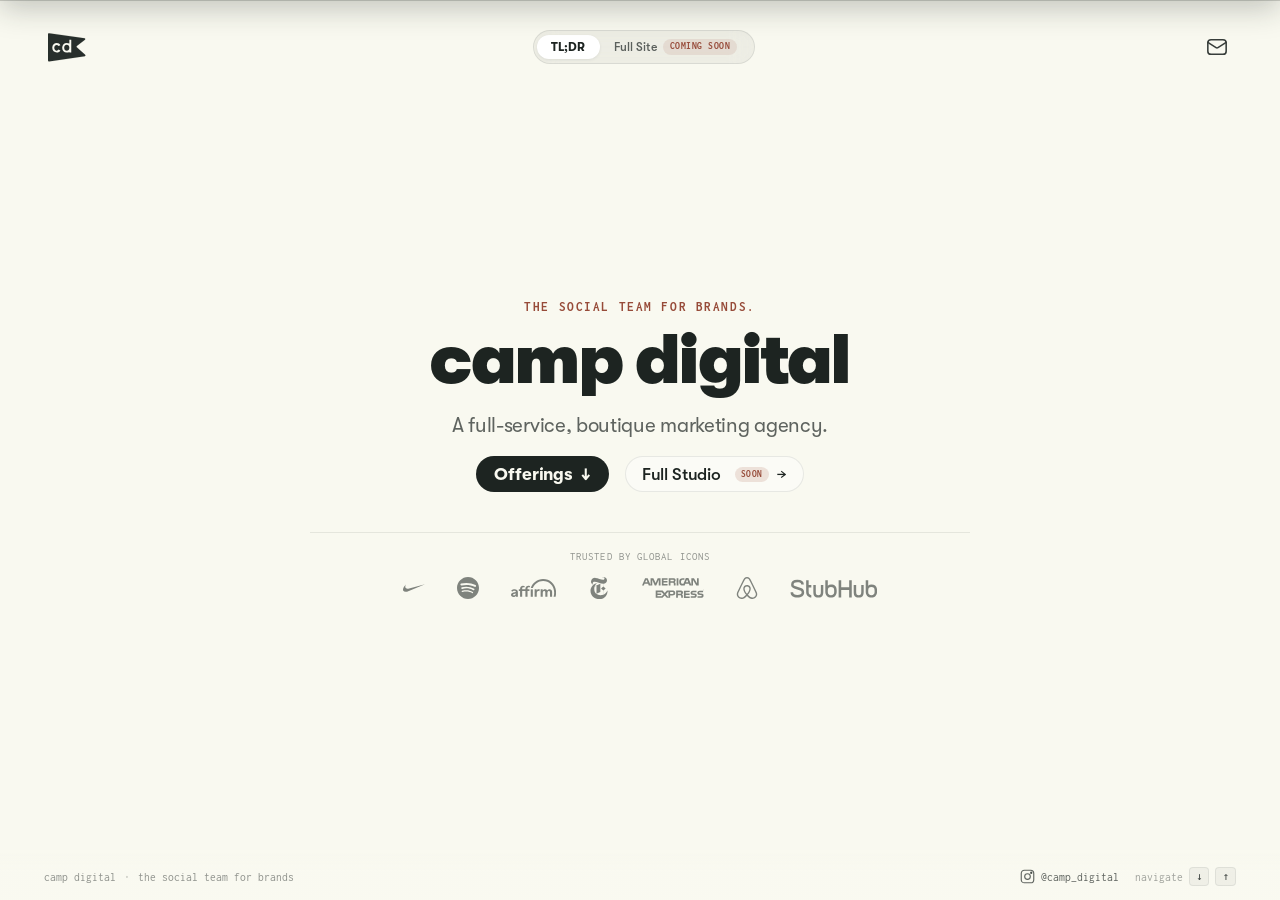
<file: index.html>
<!DOCTYPE html>
<html lang="en">
<head>
  <meta charset="UTF-8" />
  <meta name="viewport" content="width=device-width, initial-scale=1.0, maximum-scale=1.0, user-scalable=no" />
  <title>Camp Digital: The Social Team for Brands</title>
  <meta name="description" content="A creative studio making social the hardest-working driver of business growth." />
  
  <!-- Open Graph / Meta -->
  <meta property="og:type" content="website" />
  <meta property="og:title" content="Camp Digital: The Social Team for Brands" />
  <meta property="og:description" content="A creative studio making social the hardest-working driver of business growth." />
  <meta property="og:url" content="https://camp.digital" />
  <meta property="og:image" content="assets/og-image.svg" />
  <meta name="twitter:card" content="summary_large_image" />
  <meta name="twitter:title" content="Camp Digital: The Social Team for Brands" />
  <meta name="twitter:description" content="A creative studio making social the hardest-working driver of business growth." />
  <meta name="twitter:image" content="assets/og-image.svg" />

  <!-- Favicon -->
  <link rel="icon" type="image/svg+xml" href="assets/favicon.svg" />
  <link rel="alternate icon" href="assets/favicon.svg" />

  <!-- Tokens & Licensed Type -->
  <link rel="stylesheet" href="tokens.css" />

  <style>
    * {
      box-sizing: border-box;
      margin: 0;
      padding: 0;
      -webkit-tap-highlight-color: transparent;
    }

    html, body {
      width: 100%;
      height: 100%;
      overflow: hidden;
      background-color: var(--surface);
      color: var(--text-primary);
      font-family: var(--font-display);
      -webkit-font-smoothing: antialiased;
      -moz-osx-font-smoothing: grayscale;
    }

    body {
      position: relative;
      display: flex;
      flex-direction: column;
      justify-content: space-between;
    }

    /* ── TOP UTILITY BAR ── */
    .top-bar {
      position: fixed;
      top: 0;
      left: 0;
      right: 0;
      z-index: 100;
      display: flex;
      justify-content: space-between;
      align-items: center;
      padding: clamp(16px, 3.5vh, 28px) clamp(20px, 4.5vw, 44px);
      pointer-events: none;
    }

    .top-bar > * {
      pointer-events: auto;
    }

    /* CD Pennant Flag (Top Left) */
    .flag-icon-btn {
      background: none;
      border: none;
      color: var(--ink);
      cursor: pointer;
      display: inline-flex;
      align-items: center;
      padding: 4px;
      text-decoration: none;
      transition: transform 0.25s var(--ease), opacity 0.2s ease;
      opacity: 0.95;
    }

    .flag-icon-btn:hover {
      transform: scale(1.06);
      opacity: 1;
    }

    .flag-icon-btn:focus-visible {
      outline: none;
      box-shadow: var(--focus-ring);
      border-radius: var(--radius-sm);
    }

    .flag-icon-btn svg {
      width: 38px;
      height: 29px;
      display: block;
    }

    /* Segmented View Toggle (TL;DR vs Full Site) */
    .view-toggle {
      display: inline-flex;
      align-items: center;
      background: rgba(29, 36, 33, 0.05);
      border: 1px solid var(--border-subtle);
      border-radius: var(--radius-full);
      padding: 3px;
      backdrop-filter: blur(12px);
      -webkit-backdrop-filter: blur(12px);
    }

    .view-toggle-item {
      font-size: 0.76rem;
      font-weight: 500;
      letter-spacing: 0.01em;
      color: var(--text-muted);
      padding: 5px 14px;
      border-radius: var(--radius-full);
      text-decoration: none;
      transition: all 0.2s ease;
      white-space: nowrap;
    }

    .view-toggle-item.active {
      background: var(--surface-card);
      color: var(--text-primary);
      font-weight: 700;
      box-shadow: 0 1px 3px rgba(29, 36, 33, 0.08);
    }

    .view-toggle-item:hover:not(.active) {
      color: var(--text-primary);
    }

    .view-toggle-item:focus-visible {
      outline: none;
      box-shadow: var(--focus-ring);
    }

    .view-toggle-item.view-toggle-soon {
      display: inline-flex;
      align-items: center;
      gap: 6px;
      cursor: pointer;
    }

    .toggle-badge {
      display: inline-flex;
      align-items: center;
      font-family: var(--font-mono);
      font-size: 0.60rem;
      font-weight: 600;
      text-transform: uppercase;
      letter-spacing: 0.05em;
      padding: 2px 7px;
      border-radius: var(--radius-full);
      background: rgba(151, 75, 57, 0.11);
      color: var(--rust);
      line-height: 1.2;
      transition: background 0.2s ease, color 0.2s ease;
    }

    .view-toggle-item:hover .toggle-badge {
      background: rgba(151, 75, 57, 0.20);
      color: var(--rust);
    }

    .badge-short { display: none; }
    @media (max-width: 480px) {
      .badge-full { display: none; }
      .badge-short { display: inline; }
      .toggle-badge { padding: 2px 5px; font-size: 0.56rem; }
    }

    .btn-badge-soon {
      display: inline-flex;
      align-items: center;
      font-family: var(--font-mono);
      font-size: 0.58rem;
      font-weight: 700;
      text-transform: uppercase;
      letter-spacing: 0.05em;
      padding: 2px 6px;
      border-radius: var(--radius-full);
      background: rgba(151, 75, 57, 0.15);
      color: var(--rust);
      margin-left: 6px;
      line-height: 1.2;
      vertical-align: middle;
    }

    /* ── COMING SOON ANNOUNCEMENT BANNER (SLIDE-DOWN) ── */
    .coming-soon-banner {
      position: fixed;
      top: 0;
      left: 0;
      right: 0;
      z-index: 200;
      background: var(--ink);
      color: var(--cream);
      box-shadow: 0 8px 30px rgba(29, 36, 33, 0.25);
      border-bottom: 1px solid rgba(249, 249, 240, 0.12);
      transform: translateY(-100%);
      transition: transform 0.35s var(--ease);
      pointer-events: auto;
    }

    .coming-soon-banner.visible {
      transform: translateY(0);
    }

    .banner-inner {
      max-width: var(--max-width);
      margin: 0 auto;
      padding: 11px clamp(16px, 3.5vw, 36px);
      display: flex;
      align-items: center;
      justify-content: space-between;
      gap: 16px;
      font-size: 0.82rem;
    }

    .banner-left {
      display: flex;
      align-items: center;
      gap: 12px;
      min-width: 0;
    }

    .banner-tag {
      font-family: var(--font-mono);
      font-size: 0.62rem;
      font-weight: 700;
      text-transform: uppercase;
      letter-spacing: 0.06em;
      background: var(--rust);
      color: #FFFFFF;
      padding: 3px 9px;
      border-radius: var(--radius-full);
      white-space: nowrap;
      flex-shrink: 0;
    }

    .banner-msg {
      margin: 0;
      color: rgba(249, 249, 240, 0.88);
      line-height: 1.35;
    }

    .banner-msg strong {
      color: #FFFFFF;
      font-weight: 600;
    }

    .banner-actions {
      display: flex;
      align-items: center;
      gap: 12px;
      flex-shrink: 0;
    }

    .banner-btn {
      font-size: 0.74rem;
      font-weight: 600;
      padding: 5px 13px;
      border-radius: var(--radius-full);
      text-decoration: none;
      transition: all 0.2s ease;
      white-space: nowrap;
    }

    .banner-btn-preview {
      background: rgba(249, 249, 240, 0.15);
      color: var(--cream);
      border: 1px solid rgba(249, 249, 240, 0.25);
    }

    .banner-btn-preview:hover {
      background: rgba(249, 249, 240, 0.28);
      color: #FFFFFF;
    }

    .banner-btn-contact {
      color: rgba(249, 249, 240, 0.72);
      text-decoration: none;
    }
    .banner-btn-contact:hover {
      color: #FFFFFF;
      text-decoration: underline;
    }

    .banner-close {
      background: none;
      border: none;
      color: rgba(249, 249, 240, 0.6);
      font-size: 1.3rem;
      line-height: 1;
      cursor: pointer;
      padding: 4px 6px;
      border-radius: var(--radius-sm);
      transition: color 0.2s ease;
    }

    .banner-close:hover {
      color: #FFFFFF;
    }

    @media (max-width: 860px) {
      .banner-inner {
        flex-direction: column;
        align-items: flex-start;
        gap: 10px;
        padding: 12px 18px;
      }
      .banner-actions {
        width: 100%;
        justify-content: space-between;
      }
    }

    /* Standalone Perpetual Mail Icon */
    .mail-icon-btn {
      background: none;
      border: none;
      color: var(--ink);
      display: inline-flex;
      align-items: center;
      justify-content: center;
      padding: 8px;
      cursor: pointer;
      text-decoration: none;
      transition: transform 0.25s var(--ease), color 0.2s ease, opacity 0.2s ease;
      opacity: 0.88;
    }

    .mail-icon-btn:hover {
      color: var(--accent);
      transform: scale(1.12) translateY(-1px);
      opacity: 1;
    }

    .mail-icon-btn:focus-visible {
      outline: none;
      box-shadow: var(--focus-ring);
      border-radius: var(--radius-sm);
    }

    .mail-icon-btn svg {
      width: 22px;
      height: 22px;
      stroke: currentColor;
      stroke-width: 1.7;
      fill: none;
      stroke-linecap: round;
      stroke-linejoin: round;
    }

    /* ── VIEWPORT STAGE & PAGE SLIDER ── */
    .stage {
      position: relative;
      width: 100%;
      height: 100%;
      height: 100dvh;
      display: flex;
      flex-direction: column;
      justify-content: center;
      align-items: center;
      padding: clamp(20px, 4vh, 36px) 24px;
    }

    .slider-track {
      width: 100%;
      max-width: 760px;
      height: 100%;
      position: relative;
      display: flex;
      align-items: center;
      justify-content: center;
    }

    /* Page Panels */
    .page-panel {
      position: absolute;
      width: 100%;
      text-align: center;
      display: flex;
      flex-direction: column;
      align-items: center;
      justify-content: center;
      opacity: 0;
      pointer-events: none;
      transform: translateY(24px) scale(0.985);
      transition: opacity 0.45s var(--ease), transform 0.5s var(--ease);
      padding: 0 12px;
    }

    .page-panel.active {
      opacity: 1;
      pointer-events: auto;
      transform: translateY(0) scale(1);
    }

    .page-panel.exiting-up {
      opacity: 0;
      pointer-events: none;
      transform: translateY(-24px) scale(0.985);
    }

    /* ── PAGE 1: HOME STYLING ── */
    .brand-eyebrow {
      font-family: var(--font-mono);
      font-size: clamp(0.72rem, 1.6vw, 0.82rem);
      font-weight: 700;
      text-transform: uppercase;
      letter-spacing: 0.12em;
      color: var(--accent);
      margin-bottom: 12px;
    }

    .brand-title {
      font-size: clamp(2.7rem, 8.2vw, 4.4rem);
      font-weight: 700;
      letter-spacing: -0.04em;
      line-height: 1.02;
      color: var(--text-primary);
      margin-bottom: 14px;
      user-select: none;
      text-wrap: balance;
    }

    .brand-subhead {
      font-size: clamp(1.05rem, 2.3vw, 1.28rem);
      font-weight: 400;
      color: var(--text-muted);
      letter-spacing: -0.015em;
      line-height: 1.45;
      max-width: 540px;
      margin: 0 auto clamp(12px, 2vh, 16px);
      text-wrap: pretty;
    }

    .brand-bridge {
      font-size: clamp(0.95rem, 2vw, 1.12rem);
      font-weight: 500;
      color: var(--text-primary);
      letter-spacing: -0.015em;
      line-height: 1.45;
      max-width: 580px;
      margin: 0 auto clamp(20px, 3.8vh, 30px);
      text-wrap: pretty;
    }

    /* Navigation Actions Row */
    .nav-actions {
      display: flex;
      flex-wrap: wrap;
      align-items: center;
      justify-content: center;
      gap: clamp(10px, 2vw, 16px);
      margin-bottom: clamp(28px, 5vh, 40px);
    }

    .action-btn {
      background: none;
      border: none;
      font-family: inherit;
      font-size: clamp(0.95rem, 2vw, 1.08rem);
      font-weight: 500;
      letter-spacing: -0.01em;
      text-decoration: none;
      display: inline-flex;
      align-items: center;
      gap: 8px;
      cursor: pointer;
      padding: 7px 16px;
      border-radius: var(--radius-sm);
      transition: color 0.2s ease, transform 0.2s var(--ease), background 0.2s ease;
      color: var(--text-primary);
    }

    .action-btn.btn-primary {
      background: var(--ink);
      color: var(--cream);
      font-weight: 600;
      border-radius: var(--radius-full);
      padding: 8px 18px;
    }

    .action-btn.btn-primary:hover {
      transform: translateY(-1px);
      background: #000000;
    }

    .action-btn.btn-ghost {
      color: var(--text-primary);
      border: 1px solid var(--border-subtle);
      border-radius: var(--radius-full);
      background: rgba(255, 255, 255, 0.4);
    }

    .action-btn.btn-ghost:hover {
      background: rgba(255, 255, 255, 0.9);
      color: var(--accent);
      border-color: var(--border-medium);
    }

    .action-btn:focus-visible {
      outline: none;
      box-shadow: var(--focus-ring);
    }

    .action-btn .arrow {
      font-family: var(--font-mono);
      font-size: 1.1em;
      line-height: 1;
      transition: transform 0.2s var(--ease);
    }

    .action-btn:hover .arrow {
      transform: translateY(2px);
    }
    .action-btn.btn-ghost:hover .arrow {
      transform: translateX(2px);
    }

    /* ── GLOBAL LOGO GARDEN (Quiet, single-ink monochrome) ── */
    .logo-garden-wrap {
      width: 100%;
      max-width: 660px;
      padding-top: 18px;
      border-top: 1px solid var(--border-subtle);
    }

    .logo-garden-label {
      font-family: var(--font-mono);
      font-size: 0.68rem;
      text-transform: uppercase;
      letter-spacing: 0.1em;
      color: var(--text-faint);
      margin-bottom: 14px;
    }

    .logo-garden {
      display: flex;
      flex-wrap: wrap;
      align-items: center;
      justify-content: center;
      gap: clamp(18px, 3.5vw, 32px);
    }

    .logo-garden-item {
      display: inline-flex;
      align-items: center;
      justify-content: center;
      color: var(--ink);
      opacity: 0.55;
      transition: opacity 0.25s ease, transform 0.25s var(--ease);
      height: 24px;
    }

    .logo-garden-item:hover {
      opacity: 1;
      transform: translateY(-1px);
    }

    .logo-garden-item svg {
      height: 100%;
      width: auto;
      max-height: 22px;
      max-width: 78px;
      display: block;
      fill: currentColor;
    }

    /* ── PAGE 2: OFFERINGS STYLING ── */
    .offerings-card {
      background: var(--surface-card);
      border: 1px solid var(--border-subtle);
      border-radius: var(--radius-lg);
      padding: clamp(26px, 4.5vh, 40px) clamp(22px, 5vw, 48px);
      box-shadow: 0 4px 24px rgba(29, 36, 33, 0.04);
      width: 100%;
      max-width: 620px;
    }

    .offerings-heading {
      font-size: clamp(1.25rem, 3vw, 1.55rem);
      font-weight: 700;
      letter-spacing: -0.025em;
      color: var(--text-primary);
      margin-bottom: clamp(18px, 3vh, 26px);
      text-align: center;
      text-wrap: balance;
    }

    .services-list {
      list-style: none;
      display: flex;
      flex-direction: column;
      gap: clamp(10px, 2vh, 15px);
      margin-bottom: clamp(22px, 3.5vh, 30px);
      text-align: left;
    }

    .services-list li {
      display: flex;
      align-items: flex-start;
      gap: 12px;
      font-size: clamp(0.98rem, 2.1vw, 1.12rem);
      font-weight: 500;
      letter-spacing: -0.015em;
      color: var(--text-primary);
      line-height: 1.38;
      text-wrap: pretty;
    }

    .services-list .bullet-dot {
      width: 6px;
      height: 6px;
      border-radius: 50%;
      background: var(--sage);
      margin-top: 7px;
      flex-shrink: 0;
    }

    .offerings-note {
      font-size: 0.88rem;
      color: var(--text-muted);
      border-top: 1px solid var(--border-subtle);
      padding-top: 16px;
      margin-bottom: 24px;
      text-align: center;
      line-height: 1.55;
      text-wrap: pretty;
    }

    .offerings-note strong {
      color: var(--text-primary);
      font-weight: 600;
    }

    .offerings-actions {
      display: flex;
      align-items: center;
      justify-content: center;
      gap: 12px;
    }

    .brand-heavy {
      font-weight: 900;
    }

    .tldr-thesis {
      display: grid;
      grid-template-columns: 1fr 1fr;
      gap: 10px;
      margin-bottom: clamp(14px, 2.5vh, 20px);
      text-align: left;
    }

    .tldr-thesis-item {
      background: var(--surface-warm);
      border: 1px solid var(--border-subtle);
      border-radius: var(--radius-sm);
      padding: 9px 12px;
    }

    .tldr-thesis-kicker {
      font-family: var(--font-mono);
      font-size: 0.66rem;
      font-weight: 700;
      text-transform: uppercase;
      letter-spacing: 0.1em;
      color: var(--accent);
      display: block;
      margin-bottom: 2px;
    }

    .tldr-thesis-item p {
      font-size: 0.84rem;
      font-weight: 500;
      color: var(--text-primary);
      line-height: 1.32;
    }

    .logo-garden-item[title="StubHub"] svg {
      max-height: 19px;
      max-width: 96px;
    }

    .logo-garden-item[title="American Express"] svg {
      max-height: 20px;
      max-width: 76px;
    }

    .logo-garden-item[title="Affirm"] svg {
      max-height: 18px;
      max-width: 68px;
    }

    /* ── The Model components for TL;DR ── */
    .tldr-model-block {
      background: var(--surface-warm);
      border: 1px solid var(--border-subtle);
      border-radius: var(--radius-md);
      padding: 11px 14px;
      margin-bottom: 10px;
      text-align: left;
    }

    .tldr-model-label {
      font-family: var(--font-mono);
      font-size: 0.68rem;
      font-weight: 700;
      text-transform: uppercase;
      letter-spacing: 0.08em;
      color: var(--accent);
      margin-bottom: 3px;
      display: flex;
      align-items: center;
      justify-content: space-between;
    }

    .tldr-model-label .badge {
      font-size: 0.62rem;
      padding: 1px 6px;
      border-radius: var(--radius-full);
      background: rgba(151, 75, 57, 0.1);
      color: var(--accent);
    }

    .tldr-model-title {
      font-size: 0.94rem;
      font-weight: 700;
      color: var(--ink);
      margin-bottom: 2px;
    }

    .tldr-model-desc {
      font-size: 0.82rem;
      color: var(--text-muted);
      line-height: 1.35;
    }

    .tldr-sow-grid {
      display: grid;
      grid-template-columns: repeat(3, 1fr);
      gap: 8px;
      margin-bottom: 10px;
      text-align: left;
    }

    .tldr-sow-col {
      background: var(--surface-warm);
      border: 1px solid var(--border-subtle);
      border-radius: var(--radius-sm);
      padding: 9px 10px;
    }

    .tldr-sow-col .tldr-model-title {
      font-size: 0.86rem;
      margin-bottom: 3px;
    }

    .tldr-sow-col .tldr-model-desc {
      font-size: 0.76rem;
      line-height: 1.3;
      color: var(--text-muted);
    }

    .tldr-metrics-strip {
      display: flex;
      align-items: center;
      justify-content: space-between;
      flex-wrap: wrap;
      gap: 6px 12px;
      padding: 8px 12px;
      background: rgba(123, 156, 120, 0.12);
      border: 1px solid rgba(123, 156, 120, 0.25);
      border-radius: var(--radius-sm);
      margin-bottom: 14px;
      font-family: var(--font-mono);
      font-size: 0.72rem;
      color: var(--ink);
    }

    .tldr-metrics-strip .metric-item {
      display: inline-flex;
      align-items: center;
      gap: 5px;
    }

    .tldr-metrics-strip .metric-dot {
      width: 5px;
      height: 5px;
      border-radius: 50%;
      background: var(--sage);
    }

    /* Bottom Utility Footer */
    .tldr-footer {
      position: fixed;
      bottom: 0;
      left: 0;
      right: 0;
      z-index: 90;
      display: flex;
      justify-content: space-between;
      align-items: center;
      padding: clamp(8px, 1.8vh, 14px) clamp(20px, 4.5vw, 44px);
      font-family: var(--font-mono);
      font-size: 0.72rem;
      color: var(--text-faint);
      pointer-events: none;
      background: linear-gradient(to top, rgba(249, 249, 240, 0.96) 60%, rgba(249, 249, 240, 0));
    }

    .tldr-footer > * {
      pointer-events: auto;
    }

    .tldr-footer-left {
      display: flex;
      align-items: center;
      gap: 8px;
    }

    .footer-sep {
      opacity: 0.4;
    }

    .tldr-footer-right {
      display: flex;
      align-items: center;
      gap: 16px;
    }

    .footer-ig-link {
      display: inline-flex;
      align-items: center;
      gap: 6px;
      color: var(--text-muted);
      text-decoration: none;
      transition: color 0.2s ease, transform 0.2s ease;
    }

    .footer-ig-link:hover {
      color: var(--ink);
      transform: translateY(-1px);
    }

    .footer-ig-link svg {
      width: 15px;
      height: 15px;
      display: block;
      color: inherit;
    }

    /* Key Hint for Navigation */
    .key-hint {
      font-family: var(--font-mono);
      font-size: 0.72rem;
      color: var(--text-faint);
      display: flex;
      align-items: center;
      gap: 6px;
      user-select: none;
      pointer-events: none;
      opacity: 0.85;
    }

    .key-hint kbd {
      background: rgba(29, 36, 33, 0.05);
      border: 1px solid var(--border-subtle);
      padding: 2px 6px;
      border-radius: 4px;
      font-size: 0.68rem;
      color: var(--text-primary);
    }

    /* No-JS graceful fallback */
    noscript .stage {
      overflow-y: auto;
      height: auto;
      min-height: 100vh;
    }
    noscript .page-panel {
      position: relative !important;
      opacity: 1 !important;
      pointer-events: auto !important;
      transform: none !important;
      margin-bottom: 60px;
    }

    @media (max-width: 600px) {
      .key-hint { display: none; }
      .brand-title { letter-spacing: -0.03em; }
      .logo-garden { gap: 16px 20px; }
      .logo-garden-item svg { max-height: 18px; }
      .tldr-footer {
        flex-direction: column;
        gap: 6px;
        padding-bottom: 10px;
        background: rgba(249, 249, 240, 0.98);
      }
      .tldr-thesis { grid-template-columns: 1fr; }
      .tldr-sow-grid { grid-template-columns: 1fr; gap: 6px; }
    }
  </style>
</head>
<body>

  <!-- Top Utility Bar: Left Flag | Center Toggle | Right Mail -->
  <header class="top-bar">
    <a href="#home" class="flag-icon-btn" id="flagBtn" aria-label="Camp Digital home">
      <svg viewBox="0 0 74 56" fill="none" xmlns="http://www.w3.org/2000/svg" aria-hidden="true">
        <path d="M 71.58 44.94 L 1.80 55.03 C 0.85 55.17 0.00 54.43 0.00 53.48 L 0.00 1.69 C 0.00 0.74 0.85 0.00 1.80 0.14 L 71.21 10.18 C 72.59 10.38 73.04 12.14 71.94 12.99 L 56.09 25.09 C 55.31 25.69 55.27 26.85 56.00 27.51 L 72.40 42.21 C 73.40 43.10 72.90 44.74 71.58 44.94 Z" 
              fill="#1D2421" stroke="rgba(29,36,33,0.18)" stroke-width="1.2" stroke-linejoin="round" />
        <path d="M 24.2 23.4 C 22.9 20.8 20.4 19.3 17.2 19.3 C 12.1 19.3 8.3 23.2 8.3 28.5 C 8.3 33.8 12.1 37.7 17.2 37.7 C 20.4 37.7 22.9 36.2 24.2 33.6 L 20.4 32.0 C 19.6 33.4 18.3 34.1 17.1 34.1 C 14.2 34.1 12.2 31.8 12.2 28.5 C 12.2 25.2 14.2 22.9 17.1 22.9 C 18.3 22.9 19.6 23.6 20.4 25.0 Z" 
              fill="#F9F9F0" />
        <path d="M 45.3 13.0 H 41.6 V 20.4 C 40.2 19.5 38.5 19.1 36.5 19.1 C 31.4 19.1 27.6 23.0 27.6 28.5 C 27.6 34.0 31.4 37.9 36.5 37.9 C 38.5 37.9 40.2 37.5 41.6 36.6 V 37.5 H 45.3 Z M 36.5 34.3 C 33.6 34.3 31.5 31.9 31.5 28.5 C 31.5 25.1 33.6 22.7 36.5 22.7 C 39.4 22.7 41.6 25.1 41.6 28.5 C 41.6 31.9 39.4 34.3 36.5 34.3 Z" 
              fill="#F9F9F0" />
      </svg>
    </a>

    <!-- Segmented View Toggle (TL;DR active vs Full Site with Coming Soon label) -->
    <nav class="view-toggle" aria-label="Site view selection">
      <span class="view-toggle-item active" aria-current="page">TL;DR</span>
      <a href="studio.html" class="view-toggle-item view-toggle-soon" id="toggleFullSite" aria-label="Full Site (Coming Soon)">
        <span>Full Site</span>
        <span class="toggle-badge"><span class="badge-full">Coming Soon</span><span class="badge-short">Soon</span></span>
      </a>
    </nav>

    <!-- Standalone Mail Trigger -->
    <a href="mailto:hello@camp.digital" class="mail-icon-btn" aria-label="Email Camp Digital at hello@camp.digital">
      <svg viewBox="0 0 24 24" aria-hidden="true">
        <rect x="2" y="4" width="20" height="16" rx="3.5"></rect>
        <path d="m22 7-8.97 5.7a1.94 1.94 0 0 1-2.06 0L2 7"></path>
      </svg>
    </a>
  </header>

  <!-- Coming Soon Announcement Banner (Slides down when Full Site is requested) -->
  <aside class="coming-soon-banner" id="comingSoonBanner" aria-hidden="true" role="status">
    <div class="banner-inner">
      <div class="banner-left">
        <span class="banner-tag">Under Construction</span>
        <p class="banner-msg">
          <strong>Full Studio Site Under Construction</strong> &mdash; We’re fine-tuning our expanded studio experience.
        </p>
      </div>
      <div class="banner-actions">
        <a href="mailto:hello@camp.digital" class="banner-btn banner-btn-contact">hello@camp.digital</a>
        <button type="button" class="banner-close" id="btnCloseBanner" aria-label="Close notification">&times;</button>
      </div>
    </div>
  </aside>

  <!-- Central Viewport Stage -->
  <main class="stage" id="mainStage">
    <div class="slider-track">

      <!-- PAGE 1: PITCH & OVERVIEW -->
      <section class="page-panel active" id="pageHome" aria-label="Intro Overview">
        <div class="brand-eyebrow">The social team for brands.</div>
        <h1 class="brand-title"><span class="brand-heavy">camp digital</span></h1>
        <p class="brand-subhead">
          A full-service, boutique marketing agency.
        </p>

        <div class="nav-actions">
          <button type="button" class="action-btn btn-primary" id="btnGoOfferings" aria-controls="pageOfferings">
            <span>Offerings</span>
            <span class="arrow">&darr;</span>
          </button>
          <a href="studio.html" class="action-btn btn-ghost" id="btnHomeFullStudio">
            <span>Full Studio</span>
            <span class="btn-badge-soon">Soon</span>
            <span class="arrow">&rarr;</span>
          </a>
        </div>

        <!-- Curated Single-Ink Monochrome Global Logo Garden -->
        <div class="logo-garden-wrap" aria-label="Global brands trusted by Camp Digital">
          <div class="logo-garden-label">trusted by global icons</div>
          <div class="logo-garden">
            <!-- Nike -->
            <div class="logo-garden-item" title="Nike">
              <svg viewBox="0 0 24 24" role="img" aria-label="Nike"><path d="M24 7.8L6.442 15.276c-1.456.616-2.679.925-3.668.925-1.12 0-1.933-.392-2.437-1.177-.317-.504-.41-1.143-.28-1.918.13-.775.476-1.6 1.036-2.478.467-.71 1.232-1.643 2.297-2.8a6.122 6.122 0 00-.784 1.848c-.28 1.195-.028 2.072.756 2.632.373.261.886.392 1.54.392.522 0 1.11-.084 1.764-.252L24 7.8z"/></svg>
            </div>
            <!-- Spotify -->
            <div class="logo-garden-item" title="Spotify">
              <svg viewBox="0 0 24 24" role="img" aria-label="Spotify"><path d="M12 0C5.4 0 0 5.4 0 12s5.4 12 12 12 12-5.4 12-12S18.66 0 12 0zm5.521 17.34c-.24.359-.66.48-1.021.24-2.82-1.74-6.36-2.101-10.561-1.141-.418.122-.779-.179-.899-.539-.12-.421.18-.78.54-.9 4.56-1.021 8.52-.6 11.64 1.32.42.18.479.659.301 1.02zm1.44-3.3c-.301.42-.841.6-1.262.3-3.239-1.98-8.159-2.58-11.939-1.38-.479.12-1.02-.12-1.14-.6-.12-.48.12-1.021.6-1.141C9.6 9.9 15 10.561 18.72 12.84c.361.181.54.78.241 1.2zm.12-3.36C15.24 8.4 8.82 8.16 5.16 9.301c-.6.179-1.2-.181-1.38-.721-.18-.601.18-1.2.72-1.381 4.26-1.26 11.28-1.02 15.721 1.621.539.3.719 1.02.419 1.56-.299.421-1.02.599-1.559.3z"/></svg>
            </div>
            <!-- Affirm -->
            <div class="logo-garden-item" title="Affirm">
              <svg viewBox="0 0 428.55 171" role="img" aria-label="Affirm"><path fill-rule="evenodd" d="M28.1,156.27c-5.3,0-7.95-2.61-7.95-6.91,0-7.97,8.91-10.69,25.18-12.42,0,10.66-7.21,19.32-17.24,19.32h0ZM35.12,96.32c-11.62,0-25,5.48-32.26,11.26l6.63,13.95c5.82-5.33,15.24-9.88,23.73-9.88s12.52,2.7,12.52,8.13c0,3.66-2.95,5.51-8.53,6.23-20.85,2.71-37.21,8.46-37.21,24.54,0,12.74,9.08,20.45,23.25,20.45,10.11,0,19.12-5.62,23.4-13.04v10.96h18.85v-45.94c0-18.97-13.19-26.67-30.38-26.67h0Z"/><path fill-rule="evenodd" d="M224.4,98.39v70.53h20.17v-33.99c0-16.15,9.78-20.89,16.6-20.89,2.67,0,6.26.77,8.63,2.55l3.67-18.65c-3.11-1.33-6.37-1.63-9.04-1.63-10.37,0-16.89,4.59-21.19,13.93v-11.86h-18.84"/><path fill-rule="evenodd" d="M367,96.32c-10.67,0-18.65,6.31-22.79,12.38-3.85-7.85-12.02-12.38-21.8-12.38-10.67,0-18.05,5.93-21.46,12.74v-10.67h-19.44v70.53h20.18v-36.3c0-13.04,6.83-19.29,13.2-19.29,5.77,0,11.07,3.73,11.07,13.36v42.23h20.16v-36.3c0-13.19,6.66-19.29,13.33-19.29,5.33,0,10.96,3.88,10.96,13.22v42.38h20.16v-48.75c0-15.86-10.67-23.86-23.56-23.86"/><path fill-rule="evenodd" d="M175.28,98.39h-18.28v-7.17c0-9.33,5.33-12,9.92-12,5.08,0,9.03,2.25,9.03,2.25l6.22-14.22s-6.3-4.12-17.77-4.12c-12.89,0-27.56,7.26-27.56,30.08v5.19h-30.6v-7.17c0-9.33,5.33-12,9.92-12,2.61,0,6.12.6,9.03,2.25l6.22-14.22c-3.71-2.18-9.68-4.12-17.77-4.12-12.89,0-27.56,7.26-27.56,30.08v5.19h-11.71v15.56h11.71v54.98h20.16v-54.98h30.6v54.98h20.16v-54.98h18.28v-15.56"/><rect x="187.32" y="98.39" width="20.14" height="70.53"/><path fill-rule="evenodd" d="M188.06,86.4h19.73c11.51-36.19,50.56-67.96,97.03-67.96,56.48,0,105.29,43,105.29,109.94,0,15.02-1.94,28.58-5.63,40.55h19.15l.19-.66c3.14-12.35,4.74-25.77,4.74-39.89C428.55,53.73,374.16,0,304.82,0c-54.46,0-102.99,37.8-116.76,86.4h0Z"/></svg>
            </div>
            <!-- The New York Times -->
            <div class="logo-garden-item" title="The New York Times">
              <svg viewBox="0 0 24 24" role="img" aria-label="The New York Times"><path d="M21.272,14.815h-0.098c-0.747,2.049-2.335,3.681-4.363,4.483v-4.483l2.444-2.182l-2.444-2.182V7.397 c2.138,0.006,3.885-1.703,3.927-3.84c0-2.629-2.509-3.556-3.927-3.556c-0.367-0.007-0.734,0.033-1.091,0.12v0.131h0.556 c0.801-0.141,1.565,0.394,1.706,1.195C17.99,1.491,17.996,1.537,18,1.583c-0.033,0.789-0.7,1.401-1.488,1.367 c-0.02-0.001-0.041-0.002-0.061-0.004c-2.444,0-5.323-1.985-8.454-1.985C5.547,0.83,3.448,2.692,3.284,5.139 C3.208,6.671,4.258,8.031,5.76,8.346v-0.12C5.301,7.931,5.041,7.407,5.084,6.862c0.074-1.015,0.957-1.779,1.973-1.705 C7.068,5.159,7.08,5.16,7.091,5.161c2.629,0,6.872,2.182,9.501,2.182h0.098v3.142l-2.444,2.182l2.444,2.182v4.549 c-0.978,0.322-2.003,0.481-3.033,0.469c-1.673,0.084-3.318-0.456-4.614-1.516l4.429-1.985V7.451l-6.196,2.727 c0.592-1.75,1.895-3.168,3.589-3.905V6.175c-4.516,1.004-8.138,4.243-8.138,8.705c0,5.193,4.025,9.12,9.818,9.12 c6.011,0,8.727-4.363,8.727-8.814V14.815z M8.858,18.186c-1.363-1.362-2.091-3.235-2.007-5.16c-0.016-0.88,0.109-1.756,0.371-2.596 l2.051-0.938v8.476L8.858,18.186z"/></svg>
            </div>
            <!-- American Express -->
            <div class="logo-garden-item" title="American Express">
              <svg viewBox="0 8.7 24 7.8" role="img" aria-label="American Express"><path d="M16.015 14.378c0-.32-.135-.496-.344-.622-.21-.12-.464-.135-.81-.135h-1.543v2.82h.675v-1.027h.72c.24 0 .39.024.478.125.12.13.104.38.104.55v.35h.66v-.555c-.002-.25-.017-.376-.108-.516-.06-.08-.18-.18-.33-.234l.02-.008c.18-.072.48-.297.48-.747zm-.87.407l-.028-.002c-.09.053-.195.058-.33.058h-.81v-.63h.824c.12 0 .24 0 .33.05.098.048.156.147.15.255 0 .12-.045.215-.134.27zM20.297 15.837H19v.6h1.304c.676 0 1.05-.278 1.05-.884 0-.28-.066-.448-.187-.582-.153-.133-.392-.193-.73-.207l-.376-.015c-.104 0-.18 0-.255-.03-.09-.03-.15-.105-.15-.21 0-.09.017-.166.09-.21.083-.046.177-.066.272-.06h1.23v-.602h-1.35c-.704 0-.958.437-.958.84 0 .9.776.855 1.407.87.104 0 .18.015.225.06.046.03.082.106.082.18 0 .077-.035.15-.08.18-.06.053-.15.07-.277.07zM21.156 14.955c.004.005.006.012.01.016.01.01.024.01.032.02l-.042-.035zM23.828 13.082h.065v.555h-.065zM23.865 15.03v-.005c-.03-.025-.046-.048-.075-.07-.15-.153-.39-.215-.764-.225l-.36-.012c-.12 0-.194-.007-.27-.03-.09-.03-.15-.105-.15-.21 0-.09.03-.16.09-.204.076-.045.15-.05.27-.05h1.223v-.588h-1.283c-.69 0-.96.437-.96.84 0 .9.78.855 1.41.87.104 0 .18.015.224.06.046.03.082.106.082.18 0 .07-.034.138-.09.18-.045.056-.136.07-.27.07h-1.288v.605h1.287c.42 0 .734-.118.9-.36h.03c.09-.134.135-.3.135-.523 0-.24-.045-.39-.135-.526zM18.597 14.208v-.583h-2.235V16.458h2.235v-.585h-1.57v-.57h1.533v-.584h-1.532v-.51M13.51 8.787h.685V11.6h-.684zM13.126 9.543l-.007.006c0-.314-.13-.5-.34-.624-.217-.125-.47-.135-.81-.135H10.43v2.82h.674v-1.034h.72c.24 0 .39.03.487.12.122.136.107.378.107.548v.354h.677v-.553c0-.25-.016-.375-.11-.516-.09-.107-.202-.19-.33-.237.172-.07.472-.3.472-.75zm-.855.396h-.015c-.09.054-.195.056-.33.056H11.1v-.623h.825c.12 0 .24.004.33.05.09.04.15.128.15.25s-.047.22-.134.266zM15.92 9.373h.632v-.6h-.644c-.464 0-.804.105-1.02.33-.286.3-.362.69-.362 1.11 0 .512.123.833.36 1.074.232.238.645.31.97.31h.78l.255-.627h1.39l.262.627h1.36v-2.11l1.272 2.11h.95l.002.002V8.786h-.684v1.963l-1.18-1.96h-1.02V11.4L18.11 8.744h-1.004l-.943 2.22h-.3c-.177 0-.362-.03-.468-.134-.125-.15-.186-.36-.186-.662 0-.285.08-.51.194-.63.133-.135.272-.165.516-.165zm1.668-.108l.464 1.118v.002h-.93l.466-1.12zM2.38 10.97l.254.628H4V9.393l.972 2.205h.584l.973-2.202.015 2.202h.69v-2.81H6.118l-.807 1.904-.876-1.905H3.343v2.663L2.205 8.787h-.997L.01 11.597h.72l.26-.626h1.39zm-.688-1.705l.46 1.118-.003.002h-.915l.457-1.12zM11.856 13.62H9.714l-.85.923-.825-.922H5.346v2.82H8l.855-.932.824.93h1.302v-.94h.838c.6 0 1.17-.164 1.17-.945l-.006-.003c0-.78-.598-.93-1.128-.93zM7.67 15.853l-.014-.002H6.02v-.557h1.47v-.574H6.02v-.51H7.7l.733.82-.764.824zm2.642.33l-1.03-1.147 1.03-1.108v2.253zm1.553-1.258h-.885v-.717h.885c.24 0 .42.098.42.344 0 .243-.15.372-.42.372zM9.967 9.373v-.586H7.73V11.6h2.237v-.58H8.4v-.564h1.527V9.88H8.4v-.507"/></svg>
            </div>
            <!-- Airbnb -->
            <div class="logo-garden-item" title="Airbnb">
              <svg viewBox="0 0 24 24" role="img" aria-label="Airbnb"><path d="M12.001 18.275c-1.353-1.697-2.148-3.184-2.413-4.457-.263-1.027-.16-1.848.291-2.465.477-.71 1.188-1.056 2.121-1.056s1.643.345 2.12 1.063c.446.61.558 1.432.286 2.465-.291 1.298-1.085 2.785-2.412 4.458zm9.601 1.14c-.185 1.246-1.034 2.28-2.2 2.783-2.253.98-4.483-.583-6.392-2.704 3.157-3.951 3.74-7.028 2.385-9.018-.795-1.14-1.933-1.695-3.394-1.695-2.944 0-4.563 2.49-3.927 5.382.37 1.565 1.352 3.343 2.917 5.332-.98 1.085-1.91 1.856-2.732 2.333-.636.344-1.245.558-1.828.609-2.679.399-4.778-2.2-3.825-4.88.132-.345.395-.98.845-1.961l.025-.053c1.464-3.178 3.242-6.79 5.285-10.795l.053-.132.58-1.116c.45-.822.635-1.19 1.351-1.643.346-.21.77-.315 1.246-.315.954 0 1.698.558 2.016 1.007.158.239.345.557.582.953l.558 1.089.08.159c2.041 4.004 3.821 7.608 5.279 10.794l.026.025.533 1.22.318.764c.243.613.294 1.222.213 1.858zm1.22-2.39c-.186-.583-.505-1.271-.9-2.094v-.03c-1.889-4.006-3.642-7.608-5.307-10.844l-.111-.163C15.317 1.461 14.468 0 12.001 0c-2.44 0-3.476 1.695-4.535 3.898l-.081.16c-1.669 3.236-3.421 6.843-5.303 10.847v.053l-.559 1.22c-.21.504-.317.768-.345.847C-.172 20.74 2.611 24 5.98 24c.027 0 .132 0 .265-.027h.372c1.75-.213 3.554-1.325 5.384-3.317 1.829 1.989 3.635 3.104 5.382 3.317h.372c.133.027.239.027.265.027 3.37.003 6.152-3.261 4.802-6.975z"/></svg>
            </div>
            <!-- StubHub -->
            <div class="logo-garden-item" title="StubHub">
              <svg viewBox="3.1 10.1 17.5 3.8" role="img" aria-label="StubHub"><path d="M4.535 10.246h.053c.823 0 1.25.304 1.275.892v.045h-.516l-.006-.04c-.027-.26-.273-.386-.753-.386h-.045c-.48.008-.717.152-.717.434v.08c.005.055.03.102.07.136.052.048.117.087.19.11l1.204.403-.007-.005.01.004c.18.057.34.163.46.306.108.138.175.313.175.502v.117c0 .287-.14.54-.36.695-.235.18-.575.268-.997.268s-.75-.093-.99-.268v-.002c-.218-.155-.36-.41-.36-.7v-.07h.516v.05c0 .146.063.255.21.346s.358.137.628.137.49-.048.637-.136.22-.2.22-.346v-.072c0-.167-.098-.277-.3-.344L3.935 12c-.195-.062-.35-.157-.45-.28-.1-.12-.16-.274-.16-.444v-.084c0-.616.403-.935 1.21-.943zm8.292.08h.518v1.448h1.588v-1.447h.52v3.47h-.522v-1.52h-1.585v1.52h-.518v-3.47zm-6.495.007h.5v.945h.535v.51h-.535v.89c0 .208.056.37.168.487l-.002.004c.087.09.202.15.334.17h.035v.485l-.047-.004h-.004c-.265-.016-.504-.13-.68-.308-.203-.21-.305-.492-.305-.834v-2.346zm11.913 0h.5v1.12c.155-.157.367-.24.633-.24.755 0 1.14.395 1.142 1.175v.283c0 .342-.103.624-.305.835s-.486.316-.836.316-.628-.105-.83-.315-.306-.494-.306-.834v-2.337zm-8.084.002h.5v1.12c.156-.16.368-.243.634-.243.76 0 1.14.396 1.144 1.176v.283c0 .342-.105.624-.307.835s-.483.316-.833.316-.627-.105-.83-.315-.307-.494-.307-.834v-2.335zm-2.395.945h.492v1.367c0 .258.04.442.113.545.07.095.204.146.387.146h.016c.185 0 .31-.047.385-.146s.115-.287.115-.545H9.27V11.28h.49v1.367c0 .417-.08.72-.23.902-.146.173-.385.264-.71.272h-.115c-.325-.008-.564-.098-.71-.273-.156-.18-.23-.486-.23-.903V11.28zm8.077 0h.492v1.367c0 .258.04.442.115.545.07.095.2.146.384.146h.025c.18 0 .306-.05.378-.146.075-.104.115-.287.115-.545h-.004V11.28h.49v1.367c0 .417-.083.728-.23.902s-.384.264-.71.272h-.12c-.324-.008-.563-.098-.71-.273-.155-.18-.228-.486-.228-.903V11.28zm-4.548.422c-.207 0-.37.05-.473.156s-.16.285-.16.53v.288c0 .208.062.366.17.486s.26.182.464.182c.203 0 .357-.056.47-.18s.17-.28.17-.488v-.283c0-.247-.056-.423-.163-.53s-.266-.16-.476-.16zm8.083 0c-.207 0-.37.05-.473.156s-.16.285-.16.53v.288c0 .208.06.366.166.486s.267.182.467.182.355-.06.47-.18.17-.285.17-.488v-.283c0-.247-.056-.423-.163-.53s-.267-.16-.477-.16z"/></svg>
            </div>
          </div>
        </div>
      </section>

      <!-- PAGE 2: OFFERINGS -->
      <section class="page-panel" id="pageOfferings" aria-label="Capabilities and Offerings">
        <div class="offerings-card">
          <div class="brand-eyebrow">offerings</div>
          <h2 class="offerings-heading"><span class="brand-heavy">hire us for:</span></h2>

          <ul class="services-list">
            <li>
              <span class="bullet-dot"></span>
              <span>Content creation and production</span>
            </li>
            <li>
              <span class="bullet-dot"></span>
              <span>Full-service social media management</span>
            </li>
            <li>
              <span class="bullet-dot"></span>
              <span>Influencer marketing and UGC</span>
            </li>
            <li>
              <span class="bullet-dot"></span>
              <span>Paid ads, SEO/AEO</span>
            </li>
          </ul>

          <div class="offerings-note">
            <strong>Flexible engagement</strong>: retained or project-based SOW scoped to your size, onsite or remote.<br />
            Blue-chip craft, right-sized for scale-ups, founders, and local legends.
          </div>

          <div class="offerings-actions">
            <button type="button" class="action-btn btn-ghost" id="btnGoHome" aria-controls="pageHome">
              <span class="arrow">&uarr;</span>
              <span>home</span>
            </button>
            <a href="studio.html" class="action-btn btn-primary" id="btnOfferingsFullStudio">
              <span>explore full studio</span>
              <span class="btn-badge-soon">Soon</span>
              <span class="arrow">&rarr;</span>
            </a>
          </div>
        </div>
      </section>

    </div>
  </main>

  <!-- Bottom Utility Footer -->
  <footer class="tldr-footer" aria-label="Footer and navigation">
    <div class="tldr-footer-left">
      <span>camp digital</span>
      <span class="footer-sep">&bull;</span>
      <span>the social team for brands</span>
    </div>
    <div class="tldr-footer-right">
      <a href="https://www.instagram.com/camp_digital/" target="_blank" rel="noopener" class="footer-ig-link" aria-label="Camp Digital on Instagram">
        <svg viewBox="0 0 24 24" fill="none" stroke="currentColor" stroke-width="1.8" stroke-linecap="round" stroke-linejoin="round" aria-hidden="true"><rect x="2" y="2" width="20" height="20" rx="5" ry="5"></rect><circle cx="12" cy="12" r="4.5"></circle><circle cx="18" cy="6" r="1" fill="currentColor"></circle></svg>
        <span>@camp_digital</span>
      </a>
      <div class="key-hint" aria-hidden="true">
        <span>navigate</span>
        <kbd>&darr;</kbd>
        <kbd>&uarr;</kbd>
      </div>
    </div>
  </footer>

  <script>
    (function () {
      const pageHome = document.getElementById('pageHome');
      const pageOfferings = document.getElementById('pageOfferings');
      const btnGoOfferings = document.getElementById('btnGoOfferings');
      const btnGoHome = document.getElementById('btnGoHome');
      const flagBtn = document.getElementById('flagBtn');

      let currentPage = 'home';

      function showPage(page, direction = 'down') {
        if (page === currentPage) return;

        if (page === 'offerings') {
          pageHome.classList.remove('active');
          pageHome.classList.add('exiting-up');
          pageOfferings.classList.add('active');
          pageOfferings.classList.remove('exiting-up');
          currentPage = 'offerings';
          if (history.replaceState) {
            history.replaceState(null, '', '#offerings');
          }
        } else {
          pageOfferings.classList.remove('active');
          pageOfferings.classList.remove('exiting-up');
          pageHome.classList.add('active');
          pageHome.classList.remove('exiting-up');
          currentPage = 'home';
          if (history.replaceState) {
            history.replaceState(null, '', '#home');
          }
        }
      }

      if (btnGoOfferings) btnGoOfferings.addEventListener('click', () => showPage('offerings', 'down'));
      if (btnGoHome) btnGoHome.addEventListener('click', () => showPage('home', 'up'));
      if (flagBtn) {
        flagBtn.addEventListener('click', (e) => {
          e.preventDefault();
          showPage('home', 'up');
        });
      }

      function syncHash() {
        if (window.location.hash === '#offerings') {
          showPage('offerings', 'down');
        } else {
          showPage('home', 'up');
        }
      }

      window.addEventListener('hashchange', syncHash);
      if (window.location.hash === '#offerings') {
        showPage('offerings', 'down');
      }

      window.addEventListener('keydown', (e) => {
        if (e.key === 'ArrowDown' || e.key === 'PageDown') {
          e.preventDefault();
          showPage('offerings', 'down');
        } else if (e.key === 'ArrowUp' || e.key === 'PageUp' || e.key === 'Escape') {
          e.preventDefault();
          showPage('home', 'up');
        }
      });

      let scrollCooldown = false;
      window.addEventListener('wheel', (e) => {
        if (scrollCooldown) return;
        if (e.deltaY > 25 && currentPage === 'home') {
          scrollCooldown = true;
          showPage('offerings', 'down');
          setTimeout(() => { scrollCooldown = false; }, 550);
        } else if (e.deltaY < -25 && currentPage === 'offerings') {
          scrollCooldown = true;
          showPage('home', 'up');
          setTimeout(() => { scrollCooldown = false; }, 550);
        }
      }, { passive: true });

      // Touch swipe support for mobile
      let touchStartY = 0;
      window.addEventListener('touchstart', (e) => {
        touchStartY = e.touches[0].clientY;
      }, { passive: true });

      window.addEventListener('touchend', (e) => {
        const touchEndY = e.changedTouches[0].clientY;
        const diff = touchStartY - touchEndY;
        if (Math.abs(diff) > 40) {
          if (diff > 0 && currentPage === 'home') {
            showPage('offerings', 'down');
          } else if (diff < 0 && currentPage === 'offerings') {
            showPage('home', 'up');
          }
        }
      }, { passive: true });

      // ── COMING SOON BANNER INTERACTION ──
      const comingSoonBanner = document.getElementById('comingSoonBanner');
      const toggleFullSite = document.getElementById('toggleFullSite');
      const btnCloseBanner = document.getElementById('btnCloseBanner');
      const btnHomeFullStudio = document.getElementById('btnHomeFullStudio');
      const btnOfferingsFullStudio = document.getElementById('btnOfferingsFullStudio');

      function openComingSoonBanner(e) {
        if (e) e.preventDefault();
        if (comingSoonBanner) {
          comingSoonBanner.classList.add('visible');
          comingSoonBanner.setAttribute('aria-hidden', 'false');
        }
      }

      function closeComingSoonBanner() {
        if (comingSoonBanner) {
          comingSoonBanner.classList.remove('visible');
          comingSoonBanner.setAttribute('aria-hidden', 'true');
        }
      }

      if (toggleFullSite) toggleFullSite.addEventListener('click', openComingSoonBanner);
      if (btnHomeFullStudio) btnHomeFullStudio.addEventListener('click', openComingSoonBanner);
      if (btnOfferingsFullStudio) btnOfferingsFullStudio.addEventListener('click', openComingSoonBanner);
      if (btnCloseBanner) btnCloseBanner.addEventListener('click', closeComingSoonBanner);

      if (window.location.hash === '#coming-soon') {
        openComingSoonBanner();
      }

      window.addEventListener('keydown', (e) => {
        if (e.key === 'Escape' && comingSoonBanner && comingSoonBanner.classList.contains('visible')) {
          closeComingSoonBanner();
        }
      });
    })();
  </script>
</body>
</html>
</file>
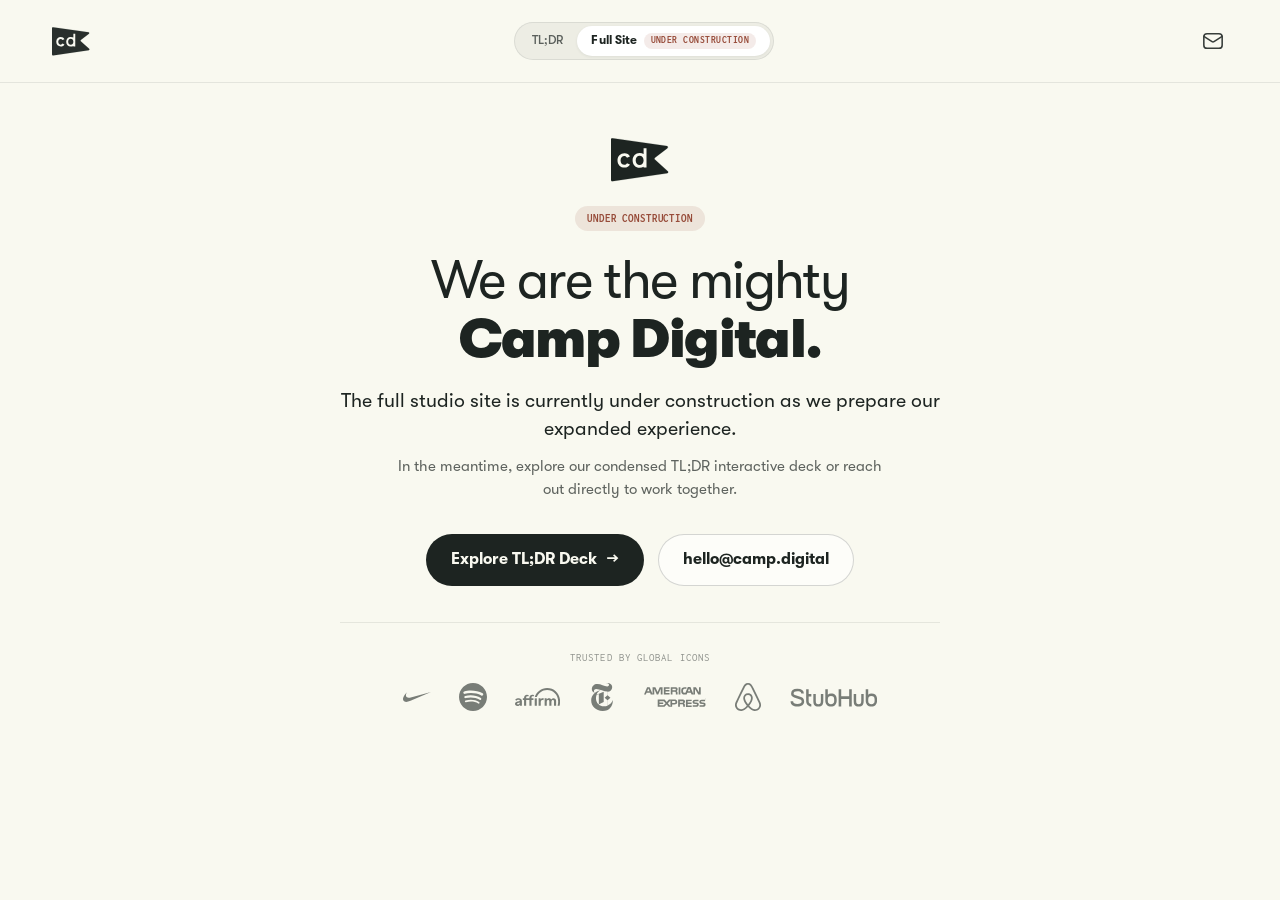
<file: studio.html>
<!DOCTYPE html>
<html lang="en">
<head>
  <meta charset="UTF-8" />
  <meta name="viewport" content="width=device-width, initial-scale=1.0" />
  <title>Camp Digital: The Social Team for Brands</title>
  <meta name="description" content="A creative studio making social the hardest-working channel in your marketing mix. Blue-chip firepower, boutique agility." />
  
  <!-- Open Graph / Meta -->
  <meta property="og:type" content="website" />
  <meta property="og:title" content="Camp Digital: The Social Team for Brands" />
  <meta property="og:description" content="A creative studio making social the hardest-working channel in your marketing mix." />
  <meta property="og:url" content="https://camp.digital/studio.html" />
  <meta property="og:image" content="assets/og-image.svg" />
  <meta name="twitter:card" content="summary_large_image" />
  <meta name="twitter:title" content="Camp Digital: The Social Team for Brands" />
  <meta name="twitter:description" content="A creative studio making social the hardest-working channel in your marketing mix." />
  <meta name="twitter:image" content="assets/og-image.svg" />

  <!-- Favicon -->
  <link rel="icon" type="image/svg+xml" href="assets/favicon.svg" />
  <link rel="alternate icon" href="assets/favicon.svg" />

  <!-- Tokens & Licensed Type -->
  <link rel="stylesheet" href="tokens.css" />

  <style>
    * {
      box-sizing: border-box;
      margin: 0;
      padding: 0;
      -webkit-tap-highlight-color: transparent;
    }

    html {
      scroll-behavior: smooth;
      background-color: var(--surface);
    }

    body {
      background-color: var(--surface);
      color: var(--text-primary);
      font-family: var(--font-display);
      line-height: 1.6;
      overflow-x: hidden;
      -webkit-font-smoothing: antialiased;
      -moz-osx-font-smoothing: grayscale;
    }

    /* ── HEADER ── */
    .site-header {
      position: fixed;
      top: 0;
      left: 0;
      right: 0;
      z-index: 100;
      padding: clamp(14px, 2.8vh, 22px) clamp(20px, 4.5vw, 48px);
      display: flex;
      justify-content: space-between;
      align-items: center;
      background: rgba(249, 249, 240, 0.92);
      backdrop-filter: blur(16px);
      -webkit-backdrop-filter: blur(16px);
      border-bottom: 1px solid var(--border-subtle);
    }

    /* CD Pennant Flag */
    .flag-icon-btn {
      background: none;
      border: none;
      color: var(--ink);
      cursor: pointer;
      display: inline-flex;
      align-items: center;
      padding: 4px;
      text-decoration: none;
      transition: transform 0.25s var(--ease), opacity 0.2s ease;
      opacity: 0.95;
    }

    .flag-icon-btn:hover {
      transform: scale(1.06);
      opacity: 1;
    }

    .flag-icon-btn:focus-visible {
      outline: none;
      box-shadow: var(--focus-ring);
      border-radius: var(--radius-sm);
    }

    .flag-icon-btn svg {
      width: 38px;
      height: 29px;
      display: block;
    }

    /* Segmented View Toggle */
    .view-toggle {
      display: inline-flex;
      align-items: center;
      background: rgba(29, 36, 33, 0.05);
      border: 1px solid var(--border-subtle);
      border-radius: var(--radius-full);
      padding: 3px;
    }

    .view-toggle-item {
      font-size: 0.76rem;
      font-weight: 500;
      letter-spacing: 0.01em;
      color: var(--text-muted);
      padding: 5px 14px;
      border-radius: var(--radius-full);
      text-decoration: none;
      transition: all 0.2s ease;
      white-space: nowrap;
    }

    .view-toggle-item.active {
      background: var(--surface-card);
      color: var(--text-primary);
      font-weight: 700;
      box-shadow: 0 1px 3px rgba(29, 36, 33, 0.08);
      display: inline-flex;
      align-items: center;
      gap: 6px;
    }

    .toggle-badge {
      display: inline-flex;
      align-items: center;
      font-family: var(--font-mono);
      font-size: 0.60rem;
      font-weight: 600;
      text-transform: uppercase;
      letter-spacing: 0.05em;
      padding: 2px 7px;
      border-radius: var(--radius-full);
      background: rgba(151, 75, 57, 0.11);
      color: var(--rust);
      line-height: 1.2;
    }

    .badge-short { display: none; }
    @media (max-width: 480px) {
      .badge-full { display: none; }
      .badge-short { display: inline; }
      .toggle-badge { padding: 2px 5px; font-size: 0.56rem; }
    }

    /* ── UNDER CONSTRUCTION / COMING SOON GATE ── */
    .page-wrap {
      display: none !important;
    }

    /* Full-Viewport Holding Gate */
    .studio-coming-soon-gate {
      min-height: calc(100vh - 80px);
      display: flex;
      align-items: center;
      justify-content: center;
      padding: clamp(60px, 10vh, 120px) 24px 60px;
      background-color: var(--surface);
      position: relative;
      z-index: 10;
    }

    .gate-card {
      max-width: 660px;
      width: 100%;
      text-align: center;
      display: flex;
      flex-direction: column;
      align-items: center;
      margin: 0 auto;
    }

    .gate-flag {
      width: 58px;
      height: 44px;
      margin-bottom: 24px;
    }

    .gate-flag svg {
      width: 100%;
      height: 100%;
      display: block;
    }

    .gate-badge {
      display: inline-flex;
      align-items: center;
      font-family: var(--font-mono);
      font-size: 0.68rem;
      font-weight: 700;
      text-transform: uppercase;
      letter-spacing: 0.08em;
      padding: 4px 12px;
      border-radius: var(--radius-full);
      background: rgba(151, 75, 57, 0.12);
      color: var(--rust);
      margin-bottom: 20px;
    }

    .gate-title {
      font-size: clamp(2.2rem, 5vw, 3.4rem);
      line-height: 1.08;
      font-weight: 400;
      letter-spacing: -0.03em;
      color: var(--ink);
      margin-bottom: 18px;
    }

    .gate-title .brand-heavy {
      font-weight: 900;
    }

    .gate-lead {
      font-size: clamp(1.05rem, 2.2vw, 1.22rem);
      line-height: 1.45;
      color: var(--text-primary);
      margin-bottom: 12px;
    }

    .gate-sub {
      font-size: 0.94rem;
      line-height: 1.5;
      color: var(--text-muted);
      max-width: 500px;
      margin-bottom: 34px;
    }

    .gate-actions {
      display: flex;
      align-items: center;
      justify-content: center;
      gap: 14px;
      flex-wrap: wrap;
      margin-bottom: 36px;
    }

    .gate-logos {
      width: 100%;
      max-width: 600px;
      padding-top: 26px;
      border-top: 1px solid var(--border-subtle);
    }

    .gate-logos-label {
      font-family: var(--font-mono);
      font-size: 0.68rem;
      text-transform: uppercase;
      letter-spacing: 0.1em;
      color: var(--text-faint);
      margin-bottom: 16px;
    }

    .gate-logos-grid {
      display: flex;
      flex-wrap: wrap;
      align-items: center;
      justify-content: center;
      gap: clamp(16px, 3.5vw, 28px);
    }

    .view-toggle-item:hover:not(.active) {
      color: var(--text-primary);
    }

    .view-toggle-item:focus-visible {
      outline: none;
      box-shadow: var(--focus-ring);
    }

    /* Standalone Mail Icon */
    .mail-icon-btn {
      background: none;
      border: none;
      color: var(--ink);
      display: inline-flex;
      align-items: center;
      justify-content: center;
      padding: 8px;
      cursor: pointer;
      text-decoration: none;
      transition: transform 0.25s var(--ease), color 0.2s ease, opacity 0.2s ease;
      opacity: 0.88;
    }

    .mail-icon-btn:hover {
      color: var(--accent);
      transform: scale(1.12) translateY(-1px);
      opacity: 1;
    }

    .mail-icon-btn:focus-visible {
      outline: none;
      box-shadow: var(--focus-ring);
      border-radius: var(--radius-sm);
    }

    .mail-icon-btn svg {
      width: 22px;
      height: 22px;
      stroke: currentColor;
      stroke-width: 1.7;
      fill: none;
      stroke-linecap: round;
      stroke-linejoin: round;
    }

    /* ── MAIN LAYOUT WRAPPER ── */
    .page-wrap {
      max-width: var(--max-width);
      margin: 0 auto;
      padding: clamp(90px, 14vh, 130px) clamp(20px, 4.5vw, 48px) 80px;
    }

    /* ── SECTION COMMON STYLES ── */
    section {
      padding: clamp(48px, 9vh, 84px) 0;
      border-bottom: 1px solid var(--border-subtle);
    }

    section:last-of-type {
      border-bottom: none;
    }

    .section-eyebrow {
      font-family: var(--font-mono);
      font-size: 0.78rem;
      font-weight: 700;
      text-transform: uppercase;
      letter-spacing: 0.12em;
      color: var(--accent);
      margin-bottom: 12px;
      display: inline-flex;
      align-items: center;
      gap: 8px;
    }

    .section-title {
      font-size: clamp(2rem, 5vw, 3.2rem);
      font-weight: 700;
      letter-spacing: -0.035em;
      line-height: 1.1;
      color: var(--text-primary);
      margin-bottom: 20px;
      max-width: 880px;
      text-wrap: balance;
    }

    .section-lead {
      font-size: clamp(1.1rem, 2.2vw, 1.35rem);
      font-weight: 400;
      color: var(--text-muted);
      line-height: 1.5;
      max-width: 760px;
      margin-bottom: 36px;
      text-wrap: pretty;
    }

    .services-creed {
      font-size: clamp(1.15rem, 2.3vw, 1.45rem);
      font-weight: 700;
      letter-spacing: -0.02em;
      color: var(--accent);
      line-height: 1.35;
      margin-bottom: 16px;
      text-wrap: balance;
    }

    /* ── 1. HERO SECTION ── */
    .hero {
      padding-top: clamp(24px, 5vh, 48px);
      padding-bottom: clamp(40px, 7vh, 64px);
    }

    .hero-eyebrow {
      font-family: var(--font-mono);
      font-size: clamp(0.74rem, 1.5vw, 0.85rem);
      font-weight: 700;
      text-transform: uppercase;
      letter-spacing: 0.14em;
      color: var(--accent);
      margin-bottom: 18px;
    }

    .hero-title {
      font-size: clamp(2.8rem, 7.8vw, 5.2rem);
      font-weight: 700;
      letter-spacing: -0.04em;
      line-height: 1.02;
      color: var(--text-primary);
      margin-bottom: 24px;
      max-width: 960px;
      text-wrap: balance;
    }

    .hero-subhead {
      font-size: clamp(1.18rem, 2.5vw, 1.55rem);
      font-weight: 400;
      letter-spacing: -0.015em;
      color: var(--text-muted);
      line-height: 1.45;
      max-width: 740px;
      margin-bottom: 16px;
      text-wrap: pretty;
    }

    .hero-bridge {
      font-size: clamp(1.12rem, 2.3vw, 1.38rem);
      font-weight: 500;
      letter-spacing: -0.015em;
      color: var(--text-primary);
      line-height: 1.42;
      max-width: 760px;
      margin-bottom: 36px;
      text-wrap: pretty;
    }

    .hero-actions {
      display: flex;
      flex-wrap: wrap;
      align-items: center;
      gap: 16px;
      margin-bottom: clamp(48px, 8vh, 72px);
    }

    .btn {
      font-family: inherit;
      font-size: 1rem;
      font-weight: 600;
      text-decoration: none;
      display: inline-flex;
      align-items: center;
      gap: 10px;
      padding: 12px 24px;
      border-radius: var(--radius-full);
      transition: all 0.2s var(--ease);
      cursor: pointer;
      border: 1px solid transparent;
    }

    .btn-primary {
      background: var(--ink);
      color: var(--cream);
    }

    .btn-primary:hover {
      background: #000000;
      transform: translateY(-1px);
      box-shadow: 0 4px 14px rgba(29, 36, 33, 0.15);
    }

    .btn-secondary {
      background: rgba(255, 255, 255, 0.6);
      color: var(--text-primary);
      border-color: var(--border-medium);
    }

    .btn-secondary:hover {
      background: var(--surface-card);
      color: var(--accent);
      border-color: var(--accent);
      transform: translateY(-1px);
    }

    .btn:focus-visible {
      outline: none;
      box-shadow: var(--focus-ring);
    }

    /* ── 2. GLOBAL LOGO GARDEN (Directly below hero) ── */
    .logo-garden-stage {
      padding: 24px 0 32px;
      border-top: 1px solid var(--border-subtle);
    }

    .logo-garden-header {
      font-family: var(--font-mono);
      font-size: 0.72rem;
      font-weight: 700;
      text-transform: uppercase;
      letter-spacing: 0.12em;
      color: var(--text-faint);
      margin-bottom: 22px;
    }

    .logo-garden {
      display: flex;
      flex-wrap: wrap;
      align-items: center;
      justify-content: space-between;
      gap: clamp(20px, 4vw, 38px);
    }

    .logo-item {
      display: inline-flex;
      align-items: center;
      justify-content: center;
      color: var(--ink);
      opacity: 0.58;
      transition: opacity 0.25s ease, transform 0.25s var(--ease);
      height: 30px;
    }

    .logo-item:hover {
      opacity: 1;
      transform: translateY(-2px);
    }

    .logo-item svg {
      height: 100%;
      width: auto;
      max-height: 28px;
      max-width: 90px;
      display: block;
      fill: currentColor;
    }

    .logo-item[title="StubHub"] svg {
      max-height: 19px;
      max-width: 96px;
    }

    .logo-item[title="American Express"] svg {
      max-height: 20px;
      max-width: 76px;
    }

    .logo-item[title="Affirm"] svg {
      max-height: 18px;
      max-width: 68px;
    }

    .brand-heavy {
      font-weight: 900;
    }

    /* ── 3. POSITIONING / WHY CAMP DIGITAL ── */
    .positioning {
      background: var(--surface-card);
      border: 1px solid var(--border-subtle);
      border-radius: var(--radius-lg);
      padding: clamp(32px, 6vh, 56px) clamp(24px, 5vw, 56px);
      box-shadow: 0 4px 28px rgba(29, 36, 33, 0.03);
      margin: clamp(36px, 6vh, 56px) 0;
    }

    .brand-anchor {
      font-size: clamp(1.4rem, 3.2vw, 1.85rem);
      font-weight: 700;
      letter-spacing: -0.025em;
      color: var(--accent);
      margin-bottom: 16px;
    }

    .positioning-lead {
      font-size: clamp(1.8rem, 4.4vw, 2.6rem);
      font-weight: 700;
      letter-spacing: -0.03em;
      line-height: 1.15;
      color: var(--text-primary);
      margin-bottom: 20px;
      text-wrap: balance;
    }

    .positioning-body {
      font-size: clamp(1.1rem, 2.2vw, 1.3rem);
      font-weight: 400;
      color: var(--text-muted);
      line-height: 1.6;
      max-width: 860px;
      margin-bottom: 40px;
      text-wrap: pretty;
    }

    .pillars-grid {
      display: grid;
      grid-template-columns: repeat(auto-fit, minmax(260px, 1fr));
      gap: clamp(20px, 3.5vw, 32px);
      border-top: 1px solid var(--border-subtle);
      padding-top: 32px;
    }

    .pillar-card h3 {
      font-size: 1.15rem;
      font-weight: 700;
      letter-spacing: -0.02em;
      color: var(--text-primary);
      margin-bottom: 8px;
    }

    .pillar-card p {
      font-size: 0.96rem;
      color: var(--text-muted);
      line-height: 1.5;
      text-wrap: pretty;
    }

    /* ── 4. THE MODEL (§4) ── */
    .model-section {
      padding: clamp(36px, 6vh, 60px) 0;
    }

    .model-centerpiece {
      background: var(--surface-warm);
      border: 1px solid var(--border-subtle);
      border-radius: var(--radius-lg);
      padding: clamp(24px, 4.5vh, 44px) clamp(20px, 4vw, 44px);
      box-shadow: 0 4px 28px rgba(29, 36, 33, 0.04);
      margin-top: 28px;
    }

    /* Thesis: Objective & Method */
    .model-thesis-grid {
      display: grid;
      grid-template-columns: 1fr 1fr;
      gap: 16px;
      margin-bottom: 20px;
    }

    .model-thesis-box {
      background: var(--surface-card);
      border: 1px solid var(--border-subtle);
      border-radius: var(--radius-md);
      padding: 18px 22px;
    }

    .model-kicker {
      font-family: var(--font-mono);
      font-size: 0.74rem;
      font-weight: 700;
      text-transform: uppercase;
      letter-spacing: 0.1em;
      color: var(--accent);
      display: block;
      margin-bottom: 6px;
    }

    .model-thesis-text {
      font-size: clamp(1.02rem, 1.4vw, 1.15rem);
      font-weight: 600;
      color: var(--text-primary);
      line-height: 1.4;
      text-wrap: pretty;
    }

    /* Monthly Retainer Banner */
    .model-retainer-banner {
      background: var(--surface-card);
      border: 1px solid var(--border-medium);
      border-left: 4px solid var(--accent);
      border-radius: var(--radius-md);
      padding: clamp(18px, 3vh, 24px) clamp(20px, 3.5vw, 28px);
      margin-bottom: 20px;
      transition: border-color 0.25s ease, box-shadow 0.25s ease;
    }

    .model-retainer-banner:hover {
      border-color: var(--accent);
      box-shadow: 0 4px 20px rgba(151, 75, 57, 0.08);
    }

    .model-banner-header {
      display: flex;
      align-items: center;
      justify-content: space-between;
      margin-bottom: 8px;
    }

    .model-banner-label {
      font-family: var(--font-mono);
      font-size: 0.74rem;
      font-weight: 700;
      text-transform: uppercase;
      letter-spacing: 0.1em;
      color: var(--accent);
    }

    .model-pill {
      font-family: var(--font-mono);
      font-size: 0.7rem;
      font-weight: 700;
      padding: 2px 10px;
      border-radius: var(--radius-full);
      background: rgba(151, 75, 57, 0.12);
      color: var(--accent);
    }

    .model-pillar-title {
      font-size: clamp(1.2rem, 1.8vw, 1.4rem);
      font-weight: 700;
      letter-spacing: -0.02em;
      color: var(--text-primary);
      margin-bottom: 6px;
    }

    .model-pillar-desc {
      font-size: 0.98rem;
      color: var(--text-muted);
      line-height: 1.5;
    }

    /* Project-Based SOW Row (Content & Production are larger pillars; Growth is smaller connector) */
    .model-sow-row {
      display: grid;
      grid-template-columns: 1.15fr 0.9fr 1.15fr;
      gap: 16px;
      margin-bottom: 20px;
    }

    .model-sow-col {
      background: var(--surface-card);
      border: 1px solid var(--border-subtle);
      border-radius: var(--radius-md);
      padding: clamp(16px, 2.5vh, 22px) clamp(16px, 2.5vw, 22px);
      transition: transform 0.25s var(--ease), border-color 0.25s ease, box-shadow 0.25s ease;
      position: relative;
    }

    .model-sow-col.pillar-content {
      border-top: 3px solid var(--rust);
    }

    .model-sow-col.connector-growth {
      border-top: 3px solid var(--mustard);
      background: rgba(213, 140, 31, 0.03);
    }

    .model-sow-col.pillar-production {
      border-top: 3px solid var(--sage);
    }

    .model-sow-col:hover {
      transform: translateY(-2px);
      border-color: var(--border-medium);
      box-shadow: 0 6px 20px rgba(29, 36, 33, 0.05);
    }

    .model-sow-badge {
      font-family: var(--font-mono);
      font-size: 0.7rem;
      font-weight: 700;
      text-transform: uppercase;
      letter-spacing: 0.08em;
      margin-bottom: 8px;
    }

    .pillar-content .model-sow-badge { color: var(--rust); }
    .connector-growth .model-sow-badge { color: var(--mustard); }
    .pillar-production .model-sow-badge { color: var(--sage); }

    /* Accountability Bar */
    .model-accountability-bar {
      display: flex;
      align-items: center;
      justify-content: space-between;
      flex-wrap: wrap;
      gap: 12px 20px;
      padding: 12px 18px;
      background: rgba(123, 156, 120, 0.12);
      border: 1px solid rgba(123, 156, 120, 0.28);
      border-radius: var(--radius-md);
      margin-bottom: 20px;
    }

    .accountability-label {
      font-family: var(--font-mono);
      font-size: 0.78rem;
      font-weight: 700;
      text-transform: uppercase;
      letter-spacing: 0.08em;
      color: var(--ink);
    }

    .accountability-pills {
      display: flex;
      align-items: center;
      flex-wrap: wrap;
      gap: 12px 18px;
    }

    .acc-metric {
      display: inline-flex;
      align-items: center;
      gap: 6px;
      font-family: var(--font-mono);
      font-size: 0.8rem;
      font-weight: 700;
      color: var(--ink);
    }

    .acc-metric:nth-child(1) .metric-dot { background: var(--rust); }
    .acc-metric:nth-child(2) .metric-dot { background: var(--mustard); }
    .acc-metric:nth-child(3) .metric-dot { background: var(--sage); }
    .acc-metric:nth-child(4) .metric-dot { background: var(--rose); }

    .acc-metric .metric-dot {
      width: 6px;
      height: 6px;
      border-radius: 50%;
      background: var(--sage);
    }

    .model-footer-note {
      font-size: 0.92rem;
      color: var(--text-muted);
      border-top: 1px solid var(--border-subtle);
      padding-top: 18px;
      line-height: 1.55;
      text-align: center;
      text-wrap: pretty;
    }

    .model-footer-note strong {
      color: var(--text-primary);
      font-weight: 600;
    }

    @media (max-width: 860px) {
      .model-thesis-grid {
        grid-template-columns: 1fr;
        gap: 12px;
      }
      .model-sow-row {
        grid-template-columns: 1fr;
        gap: 12px;
      }
    }

    /* ── 5. THE WORK (Global Heritage + Local Majority) ── */
    .work-section {
      padding-top: clamp(48px, 9vh, 84px);
    }

    .work-header {
      margin-bottom: 40px;
    }

    /* Body 1: Global Heritage */
    .work-subheading {
      font-size: 1.4rem;
      font-weight: 700;
      letter-spacing: -0.02em;
      color: var(--text-primary);
      margin: 32px 0 16px;
      display: flex;
      align-items: center;
      gap: 12px;
      text-wrap: balance;
    }

    .work-subheading .badge {
      font-family: var(--font-mono);
      font-size: 0.72rem;
      font-weight: 700;
      text-transform: uppercase;
      letter-spacing: 0.08em;
      padding: 3px 8px;
      border-radius: var(--radius-sm);
      background: rgba(29, 36, 33, 0.06);
      color: var(--text-primary);
    }

    .global-heritage-grid {
      display: grid;
      grid-template-columns: repeat(auto-fit, minmax(280px, 1fr));
      gap: 20px;
      margin-bottom: 56px;
    }

    .global-case-card {
      background: var(--surface-card);
      border: 1px solid var(--border-subtle);
      border-radius: var(--radius-md);
      padding: 24px;
      transition: transform 0.25s var(--ease), border-color 0.25s ease;
    }

    .global-case-card:hover {
      transform: translateY(-2px);
      border-color: var(--border-medium);
    }

    .global-case-card .client-tag {
      font-family: var(--font-mono);
      font-size: 0.75rem;
      font-weight: 700;
      text-transform: uppercase;
      letter-spacing: 0.1em;
      color: var(--accent);
      margin-bottom: 8px;
    }

    .global-case-card h4 {
      font-size: 1.15rem;
      font-weight: 700;
      color: var(--text-primary);
      margin-bottom: 8px;
      text-wrap: balance;
    }

    .global-case-card p {
      font-size: 0.92rem;
      color: var(--text-muted);
      line-height: 1.5;
      text-wrap: pretty;
    }

    /* Challenger Brands Middle Tier */
    .challenger-band {
      background: rgba(29, 36, 33, 0.03);
      border: 1px dashed var(--border-medium);
      border-radius: var(--radius-md);
      padding: clamp(20px, 3vh, 26px) clamp(20px, 4vw, 36px);
      margin: 10px 0 52px;
      text-align: center;
    }

    .challenger-label {
      font-family: var(--font-mono);
      font-size: 0.74rem;
      font-weight: 700;
      text-transform: uppercase;
      letter-spacing: 0.12em;
      color: var(--text-faint);
      margin-bottom: 14px;
    }

    .challenger-list {
      display: flex;
      flex-wrap: nowrap;
      justify-content: center;
      align-items: center;
      gap: 8px clamp(10px, 1.8vw, 22px);
      overflow-x: auto;
    }

    @media (max-width: 820px) {
      .challenger-list {
        flex-wrap: wrap;
        gap: 8px 14px;
      }
    }

    .region-subhead-text {
      font-size: 0.98rem;
      color: var(--text-muted);
      margin-bottom: 24px;
      max-width: 760px;
      text-wrap: pretty;
    }

    .challenger-item {
      font-size: clamp(0.92rem, 1.8vw, 1.05rem);
      font-weight: 500;
      color: var(--text-primary);
      letter-spacing: -0.01em;
      white-space: nowrap;
    }

    .challenger-sep {
      color: var(--accent);
      opacity: 0.45;
      font-weight: 700;
      user-select: none;
    }

    /* Body 2: Close to Home (The Triangle / NC Local Majority) */
    .local-gallery-grid {
      display: grid;
      grid-template-columns: repeat(3, 1fr);
      gap: 24px;
      margin-bottom: 56px;
    }

    @media (max-width: 900px) {
      .local-gallery-grid {
        grid-template-columns: repeat(2, 1fr);
      }
    }

    @media (max-width: 600px) {
      .local-gallery-grid {
        grid-template-columns: 1fr;
      }
    }

    .gallery-item {
      background: var(--surface-card);
      border: 1px solid var(--border-subtle);
      border-radius: var(--radius-md);
      overflow: hidden;
      display: flex;
      flex-direction: column;
      transition: transform 0.25s var(--ease), box-shadow 0.25s ease;
    }

    .gallery-item:hover {
      transform: translateY(-3px);
      box-shadow: 0 8px 28px rgba(29, 36, 33, 0.05);
      border-color: var(--border-medium);
    }

    /* Gallery Media Placeholder (On-brand warm frames) */
    .media-placeholder {
      width: 100%;
      aspect-ratio: 4 / 3;
      background: var(--surface-warm);
      border-bottom: 1px solid var(--border-subtle);
      display: flex;
      flex-direction: column;
      align-items: center;
      justify-content: center;
      padding: 20px;
      position: relative;
      user-select: none;
    }

    .media-placeholder::before {
      content: '';
      position: absolute;
      inset: 8px;
      border: 1px dashed rgba(29, 36, 33, 0.12);
      border-radius: var(--radius-sm);
      pointer-events: none;
    }

    .media-placeholder .placeholder-mark {
      font-family: var(--font-mono);
      font-size: 0.72rem;
      font-weight: 700;
      text-transform: uppercase;
      letter-spacing: 0.12em;
      color: var(--text-faint);
      margin-bottom: 6px;
    }

    .media-placeholder .placeholder-title {
      font-size: 1.15rem;
      font-weight: 700;
      color: var(--text-primary);
      text-align: center;
    }

    .gallery-content {
      padding: 20px 22px;
      display: flex;
      flex-direction: column;
      flex-grow: 1;
      justify-content: space-between;
    }

    .gallery-client-header {
      display: flex;
      align-items: baseline;
      justify-content: space-between;
      margin-bottom: 6px;
    }

    .gallery-client-name {
      font-size: 1.15rem;
      font-weight: 700;
      color: var(--text-primary);
      letter-spacing: -0.015em;
    }

    .gallery-client-cat {
      font-family: var(--font-mono);
      font-size: 0.7rem;
      text-transform: uppercase;
      letter-spacing: 0.08em;
      color: var(--accent);
      font-weight: 700;
    }

    .gallery-desc {
      font-size: 0.92rem;
      color: var(--text-muted);
      line-height: 1.5;
    }

    /* ── RESULTS STRIP & CASE STUDIES PROOF ── */
    .results-strip {
      background: var(--surface-warm);
      border: 1px solid var(--border-subtle);
      border-radius: var(--radius-lg);
      padding: clamp(28px, 5vh, 44px) clamp(24px, 5vw, 48px);
      margin-bottom: 40px;
    }

    .results-strip-heading {
      font-size: 1.25rem;
      font-weight: 700;
      color: var(--text-primary);
      margin-bottom: 24px;
      text-align: center;
    }

    .results-note {
      font-family: var(--font-mono);
      font-size: 0.74rem;
      text-transform: uppercase;
      letter-spacing: 0.1em;
      color: var(--text-faint);
      text-align: center;
      margin: -14px auto 26px;
    }

    .stats-row {
      display: grid;
      grid-template-columns: repeat(auto-fit, minmax(220px, 1fr));
      gap: clamp(20px, 3.5vw, 36px);
      text-align: center;
    }

    .stat-item .stat-metric {
      font-family: var(--font-mono);
      font-size: clamp(1.6rem, 3.5vw, 2.4rem);
      font-weight: 700;
      color: var(--accent);
      line-height: 1.1;
      margin-bottom: 8px;
    }

    .stat-item .stat-desc {
      font-size: 0.88rem;
      color: var(--text-muted);
      line-height: 1.45;
    }

    /* Featured 3 Proof Case Cards */
    .case-proof-grid {
      display: grid;
      grid-template-columns: repeat(auto-fit, minmax(280px, 1fr));
      gap: 20px;
      margin-bottom: 32px;
    }

    .case-proof-card {
      background: var(--surface-card);
      border: 1px solid var(--border-subtle);
      border-radius: var(--radius-md);
      padding: 24px;
      display: flex;
      flex-direction: column;
      justify-content: space-between;
    }

    .case-proof-metric {
      font-family: var(--font-mono);
      font-size: 1.1rem;
      font-weight: 700;
      color: var(--accent);
      background: rgba(151, 75, 57, 0.08);
      padding: 6px 12px;
      border-radius: var(--radius-sm);
      margin-bottom: 14px;
      display: inline-block;
      width: fit-content;
    }

    .case-proof-card h4 {
      font-size: 1.1rem;
      font-weight: 700;
      color: var(--text-primary);
      margin-bottom: 6px;
    }

    .case-proof-card p {
      font-size: 0.92rem;
      color: var(--text-muted);
      line-height: 1.5;
    }

    .feed-link-box {
      text-align: center;
      padding: 16px;
      font-size: 0.95rem;
      color: var(--text-muted);
    }

    .feed-link-box a {
      color: var(--text-primary);
      font-weight: 600;
      text-decoration: underline;
      text-underline-offset: 4px;
    }

    .feed-link-box a:hover {
      color: var(--accent);
    }

    /* ── 6. PEOPLE: FOUNDER + CREW ── */
    .founder-block {
      background: var(--surface-card);
      border: 1px solid var(--border-subtle);
      border-radius: var(--radius-lg);
      padding: clamp(28px, 5vh, 48px);
      margin-bottom: 48px;
      display: grid;
      grid-template-columns: 200px 1fr;
      gap: clamp(24px, 4vw, 44px);
      align-items: center;
    }

    .founder-portrait {
      aspect-ratio: 1 / 1;
      background: rgba(123, 156, 120, 0.16);
      border-radius: var(--radius-md);
      border: 1px solid rgba(123, 156, 120, 0.32);
      display: flex;
      flex-direction: column;
      align-items: center;
      justify-content: center;
      position: relative;
    }

    .founder-portrait span {
      font-family: var(--font-mono);
      font-size: 1.8rem;
      font-weight: 700;
      color: var(--ink);
    }

    .founder-portrait-label {
      position: absolute;
      bottom: 8px;
      font-family: var(--font-mono);
      font-size: 0.65rem;
      text-transform: uppercase;
      letter-spacing: 0.1em;
      color: var(--ink);
      opacity: 0.7;
    }

    .founder-info h3 {
      font-size: clamp(1.6rem, 3vw, 2.1rem);
      font-weight: 700;
      letter-spacing: -0.025em;
      color: var(--text-primary);
      margin-bottom: 6px;
    }

    .founder-role {
      font-family: var(--font-mono);
      font-size: 0.8rem;
      font-weight: 700;
      text-transform: uppercase;
      letter-spacing: 0.1em;
      color: var(--accent);
      margin-bottom: 16px;
    }

    .founder-bio {
      font-size: 0.98rem;
      color: var(--text-muted);
      line-height: 1.65;
      margin-bottom: 20px;
      text-wrap: pretty;
    }

    .founder-actions a {
      font-family: var(--font-mono);
      font-size: 0.82rem;
      font-weight: 700;
      text-transform: uppercase;
      letter-spacing: 0.08em;
      color: var(--text-primary);
      text-decoration: none;
      border-bottom: 1px solid var(--border-medium);
      padding-bottom: 2px;
      transition: color 0.2s ease, border-color 0.2s ease;
    }

    .founder-actions a:hover {
      color: var(--accent);
      border-color: var(--accent);
    }

    /* Crew Block */
    .crew-header {
      margin-bottom: 28px;
    }

    .crew-objective {
      font-size: clamp(1.05rem, 2.2vw, 1.25rem);
      font-weight: 400;
      color: var(--text-muted);
      line-height: 1.5;
      max-width: 820px;
      text-wrap: pretty;
    }

    .crew-framing {
      font-size: clamp(0.95rem, 1.8vw, 1.05rem);
      color: var(--text-primary);
      font-weight: 500;
      line-height: 1.5;
      margin-top: 10px;
      text-wrap: pretty;
    }

    .crew-grid {
      display: grid;
      grid-template-columns: repeat(auto-fill, minmax(220px, 1fr));
      gap: 20px;
    }

    .crew-card {
      background: var(--surface-card);
      border: 1px solid var(--border-subtle);
      border-radius: var(--radius-md);
      padding: 18px;
      display: flex;
      align-items: center;
      gap: 14px;
      transition: transform 0.2s var(--ease), border-color 0.2s ease;
    }

    .crew-card:hover {
      transform: translateY(-2px);
      border-color: var(--border-medium);
    }

    .crew-avatar {
      width: 46px;
      height: 46px;
      border-radius: var(--radius-sm);
      background: var(--surface-warm);
      border: 1px solid var(--border-subtle);
      display: flex;
      align-items: center;
      justify-content: center;
      font-family: var(--font-mono);
      font-size: 0.85rem;
      font-weight: 700;
      color: var(--ink);
      flex-shrink: 0;
    }

    .crew-card-body h4 {
      font-size: 0.98rem;
      font-weight: 700;
      color: var(--text-primary);
      line-height: 1.2;
      margin-bottom: 3px;
    }

    .crew-card-body .department {
      font-family: var(--font-mono);
      font-size: 0.72rem;
      font-weight: 700;
      text-transform: uppercase;
      letter-spacing: 0.08em;
      color: var(--accent);
    }

    /* ── 7. CLOSING & CONTACT ── */
    .closing {
      background: var(--surface-card);
      border: 1px solid var(--border-subtle);
      border-radius: var(--radius-lg);
      padding: clamp(36px, 7vh, 64px) clamp(24px, 5vw, 60px);
      text-align: center;
      margin-top: 48px;
    }

    .closing h2 {
      font-size: clamp(1.8rem, 4.2vw, 2.7rem);
      font-weight: 700;
      letter-spacing: -0.03em;
      line-height: 1.18;
      color: var(--text-primary);
      max-width: 780px;
      margin: 0 auto 28px;
      text-wrap: balance;
    }

    .closing-actions {
      display: flex;
      flex-wrap: wrap;
      align-items: center;
      justify-content: center;
      gap: 16px;
      margin-bottom: 40px;
    }

    .site-footer {
      border-top: 1px solid var(--border-subtle);
      padding-top: 28px;
      display: flex;
      flex-wrap: wrap;
      justify-content: space-between;
      align-items: center;
      gap: 14px;
      font-size: 0.84rem;
      color: var(--text-faint);
    }

    .footer-left {
      display: flex;
      align-items: center;
      gap: 12px;
    }

    .footer-links {
      display: flex;
      align-items: center;
      gap: 18px;
    }

    .footer-links a {
      color: var(--text-muted);
      text-decoration: none;
      transition: color 0.2s ease;
    }

    .footer-links a:hover {
      color: var(--text-primary);
    }

    .footer-ig-link {
      display: inline-flex;
      align-items: center;
      gap: 6px;
      color: var(--text-muted);
      text-decoration: none;
      transition: color 0.2s ease, transform 0.2s ease;
    }

    .footer-ig-link:hover {
      color: var(--ink);
      transform: translateY(-1px);
    }

    .footer-ig-link svg {
      width: 15px;
      height: 15px;
      display: block;
      color: inherit;
    }

    .camp-badge {
      font-family: var(--font-mono);
      font-size: 0.72rem;
      text-transform: uppercase;
      letter-spacing: 0.1em;
      padding: 3px 10px;
      border: 1px solid var(--border-subtle);
      border-radius: var(--radius-full);
      color: var(--accent);
      font-weight: 700;
    }

    /* ── RESPONSIVE BREAKPOINTS ── */
    @media (max-width: 820px) {
      .founder-block {
        grid-template-columns: 1fr;
        text-align: left;
      }
      .founder-portrait {
        width: 120px;
        height: 120px;
      }
      .affordability-block {
        grid-template-columns: 1fr;
      }
    }

    @media (max-width: 600px) {
      .logo-garden {
        justify-content: center;
        gap: 18px 24px;
      }
      .logo-item svg {
        max-height: 22px;
      }
      .site-footer {
        flex-direction: column;
        text-align: center;
        gap: 16px;
      }
      .footer-left {
        flex-direction: column;
      }
    }
  </style>
</head>
<body id="top" class="gate-active">

  <!-- Top Utility Header: Flag | View Toggle | Mail -->
  <header class="site-header">
    <a href="#top" class="flag-icon-btn" aria-label="Camp Digital home">
      <svg viewBox="0 0 74 56" fill="none" xmlns="http://www.w3.org/2000/svg" aria-hidden="true">
        <path d="M 71.58 44.94 L 1.80 55.03 C 0.85 55.17 0.00 54.43 0.00 53.48 L 0.00 1.69 C 0.00 0.74 0.85 0.00 1.80 0.14 L 71.21 10.18 C 72.59 10.38 73.04 12.14 71.94 12.99 L 56.09 25.09 C 55.31 25.69 55.27 26.85 56.00 27.51 L 72.40 42.21 C 73.40 43.10 72.90 44.74 71.58 44.94 Z" 
              fill="#1D2421" stroke="rgba(29,36,33,0.18)" stroke-width="1.2" stroke-linejoin="round" />
        <path d="M 24.2 23.4 C 22.9 20.8 20.4 19.3 17.2 19.3 C 12.1 19.3 8.3 23.2 8.3 28.5 C 8.3 33.8 12.1 37.7 17.2 37.7 C 20.4 37.7 22.9 36.2 24.2 33.6 L 20.4 32.0 C 19.6 33.4 18.3 34.1 17.1 34.1 C 14.2 34.1 12.2 31.8 12.2 28.5 C 12.2 25.2 14.2 22.9 17.1 22.9 C 18.3 22.9 19.6 23.6 20.4 25.0 Z" 
              fill="#F9F9F0" />
        <path d="M 45.3 13.0 H 41.6 V 20.4 C 40.2 19.5 38.5 19.1 36.5 19.1 C 31.4 19.1 27.6 23.0 27.6 28.5 C 27.6 34.0 31.4 37.9 36.5 37.9 C 38.5 37.9 40.2 37.5 41.6 36.6 V 37.5 H 45.3 Z M 36.5 34.3 C 33.6 34.3 31.5 31.9 31.5 28.5 C 31.5 25.1 33.6 22.7 36.5 22.7 C 39.4 22.7 41.6 25.1 41.6 28.5 C 41.6 31.9 39.4 34.3 36.5 34.3 Z" 
              fill="#F9F9F0" />
      </svg>
    </a>

    <!-- View Toggle: TL;DR vs Full Site (active, with Under Construction badge) -->
    <nav class="view-toggle" aria-label="Site view selection">
      <a href="index.html" class="view-toggle-item">TL;DR</a>
      <span class="view-toggle-item active" aria-current="page">
        <span>Full Site</span>
        <span class="toggle-badge"><span class="badge-full">Under Construction</span><span class="badge-short">Soon</span></span>
      </span>
    </nav>

    <!-- Standalone Mail Trigger -->
    <a href="mailto:hello@camp.digital" class="mail-icon-btn" aria-label="Email Camp Digital at hello@camp.digital">
      <svg viewBox="0 0 24 24" aria-hidden="true">
        <rect x="2" y="4" width="20" height="16" rx="3.5"></rect>
        <path d="m22 7-8.97 5.7a1.94 1.94 0 0 1-2.06 0L2 7"></path>
      </svg>
    </a>
  </header>

  <!-- Under Construction Holding Gate (permanently shields full site) -->
  <section class="studio-coming-soon-gate" id="comingSoonGate" aria-label="Under construction notice">
    <div class="gate-card">
      <div class="gate-flag" aria-hidden="true">
        <svg viewBox="0 0 74 56" fill="none" xmlns="http://www.w3.org/2000/svg">
          <path d="M 71.58 44.94 L 1.80 55.03 C 0.85 55.17 0.00 54.43 0.00 53.48 L 0.00 1.69 C 0.00 0.74 0.85 0.00 1.80 0.14 L 71.21 10.18 C 72.59 10.38 73.04 12.14 71.94 12.99 L 56.09 25.09 C 55.31 25.69 55.27 26.85 56.00 27.51 L 72.40 42.21 C 73.40 43.10 72.90 44.74 71.58 44.94 Z" 
                fill="#1D2421" stroke="rgba(29,36,33,0.18)" stroke-width="1.2" stroke-linejoin="round" />
          <path d="M 24.2 23.4 C 22.9 20.8 20.4 19.3 17.2 19.3 C 12.1 19.3 8.3 23.2 8.3 28.5 C 8.3 33.8 12.1 37.7 17.2 37.7 C 20.4 37.7 22.9 36.2 24.2 33.6 L 20.4 32.0 C 19.6 33.4 18.3 34.1 17.1 34.1 C 14.2 34.1 12.2 31.8 12.2 28.5 C 12.2 25.2 14.2 22.9 17.1 22.9 C 18.3 22.9 19.6 23.6 20.4 25.0 Z" 
                fill="#F9F9F0" />
          <path d="M 45.3 13.0 H 41.6 V 20.4 C 40.2 19.5 38.5 19.1 36.5 19.1 C 31.4 19.1 27.6 23.0 27.6 28.5 C 27.6 34.0 31.4 37.9 36.5 37.9 C 38.5 37.9 40.2 37.5 41.6 36.6 V 37.5 H 45.3 Z M 36.5 34.3 C 33.6 34.3 31.5 31.9 31.5 28.5 C 31.5 25.1 33.6 22.7 36.5 22.7 C 39.4 22.7 41.6 25.1 41.6 28.5 C 41.6 31.9 39.4 34.3 36.5 34.3 Z" 
                fill="#F9F9F0" />
        </svg>
      </div>
      <div class="gate-badge">Under Construction</div>
      <h1 class="gate-title">We are the mighty <br /><span class="brand-heavy">Camp Digital.</span></h1>
      <p class="gate-lead">
        The full studio site is currently under construction as we prepare our expanded experience.
      </p>
      <p class="gate-sub">
        In the meantime, explore our condensed TL;DR interactive deck or reach out directly to work together.
      </p>
      <div class="gate-actions">
        <a href="index.html" class="btn btn-primary">
          <span>Explore TL;DR Deck</span>
          <span>&rarr;</span>
        </a>
        <a href="mailto:hello@camp.digital" class="btn btn-secondary">
          <span>hello@camp.digital</span>
        </a>
      </div>

      <!-- Client Credential Strip in Gate -->
      <div class="gate-logos" aria-label="Trusted by global icons">
        <div class="gate-logos-label">trusted by global icons</div>
        <div class="gate-logos-grid">
          <!-- Nike -->
          <div class="logo-item" title="Nike">
            <svg viewBox="0 0 24 24" role="img" aria-label="Nike"><path d="M24 7.8L6.442 15.276c-1.456.616-2.679.925-3.668.925-1.12 0-1.933-.392-2.437-1.177-.317-.504-.41-1.143-.28-1.918.13-.775.476-1.6 1.036-2.478.467-.71 1.232-1.643 2.297-2.8a6.122 6.122 0 00-.784 1.848c-.28 1.195-.028 2.072.756 2.632.373.261.886.392 1.54.392.522 0 1.11-.084 1.764-.252L24 7.8z"/></svg>
          </div>
          <!-- Spotify -->
          <div class="logo-item" title="Spotify">
            <svg viewBox="0 0 24 24" role="img" aria-label="Spotify"><path d="M12 0C5.4 0 0 5.4 0 12s5.4 12 12 12 12-5.4 12-12S18.66 0 12 0zm5.521 17.34c-.24.359-.66.48-1.021.24-2.82-1.74-6.36-2.101-10.561-1.141-.418.122-.779-.179-.899-.539-.12-.421.18-.78.54-.9 4.56-1.021 8.52-.6 11.64 1.32.42.18.479.659.301 1.02zm1.44-3.3c-.301.42-.841.6-1.262.3-3.239-1.98-8.159-2.58-11.939-1.38-.479.12-1.02-.12-1.14-.6-.12-.48.12-1.021.6-1.141C9.6 9.9 15 10.561 18.72 12.84c.361.181.54.78.241 1.2zm.12-3.36C15.24 8.4 8.82 8.16 5.16 9.301c-.6.179-1.2-.181-1.38-.721-.18-.601.18-1.2.72-1.381 4.26-1.26 11.28-1.02 15.721 1.621.539.3.719 1.02.419 1.56-.299.421-1.02.599-1.559.3z"/></svg>
          </div>
          <!-- Affirm -->
          <div class="logo-item" title="Affirm">
            <svg viewBox="0 0 428.55 171" role="img" aria-label="Affirm"><path fill-rule="evenodd" d="M28.1,156.27c-5.3,0-7.95-2.61-7.95-6.91,0-7.97,8.91-10.69,25.18-12.42,0,10.66-7.21,19.32-17.24,19.32h0ZM35.12,96.32c-11.62,0-25,5.48-32.26,11.26l6.63,13.95c5.82-5.33,15.24-9.88,23.73-9.88s12.52,2.7,12.52,8.13c0,3.66-2.95,5.51-8.53,6.23-20.85,2.71-37.21,8.46-37.21,24.54,0,12.74,9.08,20.45,23.25,20.45,10.11,0,19.12-5.62,23.4-13.04v10.96h18.85v-45.94c0-18.97-13.19-26.67-30.38-26.67h0Z"/><path fill-rule="evenodd" d="M224.4,98.39v70.53h20.17v-33.99c0-16.15,9.78-20.89,16.6-20.89,2.67,0,6.26.77,8.63,2.55l3.67-18.65c-3.11-1.33-6.37-1.63-9.04-1.63-10.37,0-16.89,4.59-21.19,13.93v-11.86h-18.84"/><path fill-rule="evenodd" d="M367,96.32c-10.67,0-18.65,6.31-22.79,12.38-3.85-7.85-12.02-12.38-21.8-12.38-10.67,0-18.05,5.93-21.46,12.74v-10.67h-19.44v70.53h20.18v-36.3c0-13.04,6.83-19.29,13.2-19.29,5.77,0,11.07,3.73,11.07,13.36v42.23h20.16v-36.3c0-13.19,6.66-19.29,13.33-19.29,5.33,0,10.96,3.88,10.96,13.22v42.38h20.16v-48.75c0-15.86-10.67-23.86-23.56-23.86"/><path fill-rule="evenodd" d="M175.28,98.39h-18.28v-7.17c0-9.33,5.33-12,9.92-12,5.08,0,9.03,2.25,9.03,2.25l6.22-14.22s-6.3-4.12-17.77-4.12c-12.89,0-27.56,7.26-27.56,30.08v5.19h-30.6v-7.17c0-9.33,5.33-12,9.92-12,2.61,0,6.12.6,9.03,2.25l6.22-14.22c-3.71-2.18-9.68-4.12-17.77-4.12-12.89,0-27.56,7.26-27.56,30.08v5.19h-11.71v15.56h11.71v54.98h20.16v-54.98h30.6v54.98h20.16v-54.98h18.28v-15.56"/><rect x="187.32" y="98.39" width="20.14" height="70.53"/><path fill-rule="evenodd" d="M188.06,86.4h19.73c11.51-36.19,50.56-67.96,97.03-67.96,56.48,0,105.29,43,105.29,109.94,0,15.02-1.94,28.58-5.63,40.55h19.15l.19-.66c3.14-12.35,4.74-25.77,4.74-39.89C428.55,53.73,374.16,0,304.82,0c-54.46,0-102.99,37.8-116.76,86.4h0Z"/></svg>
          </div>
          <!-- The New York Times -->
          <div class="logo-item" title="The New York Times">
            <svg viewBox="0 0 24 24" role="img" aria-label="The New York Times"><path d="M21.272,14.815h-0.098c-0.747,2.049-2.335,3.681-4.363,4.483v-4.483l2.444-2.182l-2.444-2.182V7.397 c2.138,0.006,3.885-1.703,3.927-3.84c0-2.629-2.509-3.556-3.927-3.556c-0.367-0.007-0.734,0.033-1.091,0.12v0.131h0.556 c0.801-0.141,1.565,0.394,1.706,1.195C17.99,1.491,17.996,1.537,18,1.583c-0.033,0.789-0.7,1.401-1.488,1.367 c-0.02-0.001-0.041-0.002-0.061-0.004c-2.444,0-5.323-1.985-8.454-1.985C5.547,0.83,3.448,2.692,3.284,5.139 C3.208,6.671,4.258,8.031,5.76,8.346v-0.12C5.301,7.931,5.041,7.407,5.084,6.862c0.074-1.015,0.957-1.779,1.973-1.705 C7.068,5.159,7.08,5.16,7.091,5.161c2.629,0,6.872,2.182,9.501,2.182h0.098v3.142l-2.444,2.182l2.444,2.182v4.549 c-0.978,0.322-2.003,0.481-3.033,0.469c-1.673,0.084-3.318-0.456-4.614-1.516l4.429-1.985V7.451l-6.196,2.727 c0.592-1.75,1.895-3.168,3.589-3.905V6.175c-4.516,1.004-8.138,4.243-8.138,8.705c0,5.193,4.025,9.12,9.818,9.12 c6.011,0,8.727-4.363,8.727-8.814V14.815z M8.858,18.186c-1.363-1.362-2.091-3.235-2.007-5.16c-0.016-0.88,0.109-1.756,0.371-2.596 l2.051-0.938v8.476L8.858,18.186z"/></svg>
          </div>
          <!-- American Express -->
          <div class="logo-item" title="American Express">
            <svg viewBox="0 8.7 24 7.8" role="img" aria-label="American Express"><path d="M16.015 14.378c0-.32-.135-.496-.344-.622-.21-.12-.464-.135-.81-.135h-1.543v2.82h.675v-1.027h.72c.24 0 .39.024.478.125.12.13.104.38.104.55v.35h.66v-.555c-.002-.25-.017-.376-.108-.516-.06-.08-.18-.18-.33-.234l.02-.008c.18-.072.48-.297.48-.747zm-.87.407l-.028-.002c-.09.053-.195.058-.33.058h-.81v-.63h.824c.12 0 .24 0 .33.05.098.048.156.147.15.255 0 .12-.045.215-.134.27zM20.297 15.837H19v.6h1.304c.676 0 1.05-.278 1.05-.884 0-.28-.066-.448-.187-.582-.153-.133-.392-.193-.73-.207l-.376-.015c-.104 0-.18 0-.255-.03-.09-.03-.15-.105-.15-.21 0-.09.017-.166.09-.21.083-.046.177-.066.272-.06h1.23v-.602h-1.35c-.704 0-.958.437-.958.84 0 .9.776.855 1.407.87.104 0 .18.015.225.06.046.03.082.106.082.18 0 .077-.035.15-.08.18-.06.053-.15.07-.277.07zM21.156 14.955c.004.005.006.012.01.016.01.01.024.01.032.02l-.042-.035zM23.828 13.082h.065v.555h-.065zM23.865 15.03v-.005c-.03-.025-.046-.048-.075-.07-.15-.153-.39-.215-.764-.225l-.36-.012c-.12 0-.194-.007-.27-.03-.09-.03-.15-.105-.15-.21 0-.09.03-.16.09-.204.076-.045.15-.05.27-.05h1.223v-.588h-1.283c-.69 0-.96.437-.96.84 0 .9.78.855 1.41.87.104 0 .18.015.224.06.046.03.082.106.082.18 0 .07-.034.138-.09.18-.045.056-.136.07-.27.07h-1.288v.605h1.287c.42 0 .734-.118.9-.36h.03c.09-.134.135-.3.135-.523 0-.24-.045-.39-.135-.526zM18.597 14.208v-.583h-2.235V16.458h2.235v-.585h-1.57v-.57h1.533v-.584h-1.532v-.51M13.51 8.787h.685V11.6h-.684zM13.126 9.543l-.007.006c0-.314-.13-.5-.34-.624-.217-.125-.47-.135-.81-.135H10.43v2.82h.674v-1.034h.72c.24 0 .39.03.487.12.122.136.107.378.107.548v.354h.677v-.553c0-.25-.016-.375-.11-.516-.09-.107-.202-.19-.33-.237.172-.07.472-.3.472-.75zm-.855.396h-.015c-.09.054-.195.056-.33.056H11.1v-.623h.825c.12 0 .24.004.33.05.09.04.15.128.15.25s-.047.22-.134.266zM15.92 9.373h.632v-.6h-.644c-.464 0-.804.105-1.02.33-.286.3-.362.69-.362 1.11 0 .512.123.833.36 1.074.232.238.645.31.97.31h.78l.255-.627h1.39l.262.627h1.36v-2.11l1.272 2.11h.95l.002.002V8.786h-.684v1.963l-1.18-1.96h-1.02V11.4L18.11 8.744h-1.004l-.943 2.22h-.3c-.177 0-.362-.03-.468-.134-.125-.15-.186-.36-.186-.662 0-.285.08-.51.194-.63.133-.135.272-.165.516-.165zm1.668-.108l.464 1.118v.002h-.93l.466-1.12zM2.38 10.97l.254.628H4V9.393l.972 2.205h.584l.973-2.202.015 2.202h.69v-2.81H6.118l-.807 1.904-.876-1.905H3.343v2.663L2.205 8.787h-.997L.01 11.597h.72l.26-.626h1.39zm-.688-1.705l.46 1.118-.003.002h-.915l.457-1.12zM11.856 13.62H9.714l-.85.923-.825-.922H5.346v2.82H8l.855-.932.824.93h1.302v-.94h.838c.6 0 1.17-.164 1.17-.945l-.006-.003c0-.78-.598-.93-1.128-.93zM7.67 15.853l-.014-.002H6.02v-.557h1.47v-.574H6.02v-.51H7.7l.733.82-.764.824zm2.642.33l-1.03-1.147 1.03-1.108v2.253zm1.553-1.258h-.885v-.717h.885c.24 0 .42.098.42.344 0 .243-.15.372-.42.372zM9.967 9.373v-.586H7.73V11.6h2.237v-.58H8.4v-.564h1.527V9.88H8.4v-.507"/></svg>
          </div>
          <!-- Airbnb -->
          <div class="logo-item" title="Airbnb">
            <svg viewBox="0 0 24 24" role="img" aria-label="Airbnb"><path d="M12.001 18.275c-1.353-1.697-2.148-3.184-2.413-4.457-.263-1.027-.16-1.848.291-2.465.477-.71 1.188-1.056 2.121-1.056s1.643.345 2.12 1.063c.446.61.558 1.432.286 2.465-.291 1.298-1.085 2.785-2.412 4.458zm9.601 1.14c-.185 1.246-1.034 2.28-2.2 2.783-2.253.98-4.483-.583-6.392-2.704 3.157-3.951 3.74-7.028 2.385-9.018-.795-1.14-1.933-1.695-3.394-1.695-2.944 0-4.563 2.49-3.927 5.382.37 1.565 1.352 3.343 2.917 5.332-.98 1.085-1.91 1.856-2.732 2.333-.636.344-1.245.558-1.828.609-2.679.399-4.778-2.2-3.825-4.88.132-.345.395-.98.845-1.961l.025-.053c1.464-3.178 3.242-6.79 5.285-10.795l.053-.132.58-1.116c.45-.822.635-1.19 1.351-1.643.346-.21.77-.315 1.246-.315.954 0 1.698.558 2.016 1.007.158.239.345.557.582.953l.558 1.089.08.159c2.041 4.004 3.821 7.608 5.279 10.794l.026.025.533 1.22.318.764c.243.613.294 1.222.213 1.858zm1.22-2.39c-.186-.583-.505-1.271-.9-2.094v-.03c-1.889-4.006-3.642-7.608-5.307-10.844l-.111-.163C15.317 1.461 14.468 0 12.001 0c-2.44 0-3.476 1.695-4.535 3.898l-.081.16c-1.669 3.236-3.421 6.843-5.303 10.847v.053l-.559 1.22c-.21.504-.317.768-.345.847C-.172 20.74 2.611 24 5.98 24c.027 0 .132 0 .265-.027h.372c1.75-.213 3.554-1.325 5.384-3.317 1.829 1.989 3.635 3.104 5.382 3.317h.372c.133.027.239.027.265.027 3.37.003 6.152-3.261 4.802-6.975z"/></svg>
          </div>
          <!-- StubHub -->
          <div class="logo-item" title="StubHub">
            <svg viewBox="3.1 10.1 17.5 3.8" role="img" aria-label="StubHub"><path d="M4.535 10.246h.053c.823 0 1.25.304 1.275.892v.045h-.516l-.006-.04c-.027-.26-.273-.386-.753-.386h-.045c-.48.008-.717.152-.717.434v.08c.005.055.03.102.07.136.052.048.117.087.19.11l1.204.403-.007-.005.01.004c.18.057.34.163.46.306.108.138.175.313.175.502v.117c0 .287-.14.54-.36.695-.235.18-.575.268-.997.268s-.75-.093-.99-.268v-.002c-.218-.155-.36-.41-.36-.7v-.07h.516v.05c0 .146.063.255.21.346s.358.137.628.137.49-.048.637-.136.22-.2.22-.346v-.072c0-.167-.098-.277-.3-.344L3.935 12c-.195-.062-.35-.157-.45-.28-.1-.12-.16-.274-.16-.444v-.084c0-.616.403-.935 1.21-.943zm8.292.08h.518v1.448h1.588v-1.447h.52v3.47h-.522v-1.52h-1.585v1.52h-.518v-3.47zm-6.495.007h.5v.945h.535v.51h-.535v.89c0 .208.056.37.168.487l-.002.004c.087.09.202.15.334.17h.035v.485l-.047-.004h-.004c-.265-.016-.504-.13-.68-.308-.203-.21-.305-.492-.305-.834v-2.346zm11.913 0h.5v1.12c.155-.157.367-.24.633-.24.755 0 1.14.395 1.142 1.175v.283c0 .342-.103.624-.305.835s-.486.316-.836.316-.628-.105-.83-.315-.306-.494-.306-.834v-2.337zm-8.084.002h.5v1.12c.156-.16.368-.243.634-.243.76 0 1.14.396 1.144 1.176v.283c0 .342-.105.624-.307.835s-.483.316-.833.316-.627-.105-.83-.315-.307-.494-.307-.834v-2.335zm-2.395.945h.492v1.367c0 .258.04.442.113.545.07.095.204.146.387.146h.016c.185 0 .31-.047.385-.146s.115-.287.115-.545H9.27V11.28h.49v1.367c0 .417-.08.72-.23.902-.146.173-.385.264-.71.272h-.115c-.325-.008-.564-.098-.71-.273-.156-.18-.23-.486-.23-.903V11.28zm8.077 0h.492v1.367c0 .258.04.442.115.545.07.095.2.146.384.146h.025c.18 0 .306-.05.378-.146.075-.104.115-.287.115-.545h-.004V11.28h.49v1.367c0 .417-.083.728-.23.902s-.384.264-.71.272h-.12c-.324-.008-.563-.098-.71-.273-.155-.18-.228-.486-.228-.903V11.28zm-4.548.422c-.207 0-.37.05-.473.156s-.16.285-.16.53v.288c0 .208.062.366.17.486s.26.182.464.182c.203 0 .357-.056.47-.18s.17-.28.17-.488v-.283c0-.247-.056-.423-.163-.53s-.266-.16-.476-.16zm8.083 0c-.207 0-.37.05-.473.156s-.16.285-.16.53v.288c0 .208.06.366.166.486s.267.182.467.182.355-.06.47-.18.17-.285.17-.488v-.283c0-.247-.056-.423-.163-.53s-.267-.16-.477-.16z"/></svg>
          </div>
        </div>
      </div>
    </div>
  </section>

  <!-- Page Wrapper -->
  <div class="page-wrap">

    <!-- 1. HERO -->
    <section class="hero" id="hero">
      <div class="hero-eyebrow">The social team for brands</div>
      <h1 class="hero-title"><span class="brand-heavy">We are the mighty Camp Digital.</span></h1>
      <p class="hero-subhead">
        A creative studio making social the hardest-working channel in your marketing&nbsp;mix.
      </p>

      <div class="hero-actions">
        <a href="mailto:hello@camp.digital" class="btn btn-primary">
          <span>Say hello</span>
          <span>&rarr;</span>
        </a>
        <a href="#work" class="btn btn-secondary">
          <span>Explore our work</span>
          <span>&darr;</span>
        </a>
      </div>

      <!-- 2. GLOBAL LOGO GARDEN (Directly below Hero) -->
      <div class="logo-garden-stage" aria-label="Global client pedigree">
        <div class="logo-garden-header">Trusted by global icons</div>
        <div class="logo-garden">
          <!-- Nike -->
          <div class="logo-item" title="Nike">
            <svg viewBox="0 0 24 24" role="img" aria-label="Nike"><path d="M24 7.8L6.442 15.276c-1.456.616-2.679.925-3.668.925-1.12 0-1.933-.392-2.437-1.177-.317-.504-.41-1.143-.28-1.918.13-.775.476-1.6 1.036-2.478.467-.71 1.232-1.643 2.297-2.8a6.122 6.122 0 00-.784 1.848c-.28 1.195-.028 2.072.756 2.632.373.261.886.392 1.54.392.522 0 1.11-.084 1.764-.252L24 7.8z"/></svg>
          </div>
          <!-- Spotify -->
          <div class="logo-item" title="Spotify">
            <svg viewBox="0 0 24 24" role="img" aria-label="Spotify"><path d="M12 0C5.4 0 0 5.4 0 12s5.4 12 12 12 12-5.4 12-12S18.66 0 12 0zm5.521 17.34c-.24.359-.66.48-1.021.24-2.82-1.74-6.36-2.101-10.561-1.141-.418.122-.779-.179-.899-.539-.12-.421.18-.78.54-.9 4.56-1.021 8.52-.6 11.64 1.32.42.18.479.659.301 1.02zm1.44-3.3c-.301.42-.841.6-1.262.3-3.239-1.98-8.159-2.58-11.939-1.38-.479.12-1.02-.12-1.14-.6-.12-.48.12-1.021.6-1.141C9.6 9.9 15 10.561 18.72 12.84c.361.181.54.78.241 1.2zm.12-3.36C15.24 8.4 8.82 8.16 5.16 9.301c-.6.179-1.2-.181-1.38-.721-.18-.601.18-1.2.72-1.381 4.26-1.26 11.28-1.02 15.721 1.621.539.3.719 1.02.419 1.56-.299.421-1.02.599-1.559.3z"/></svg>
          </div>
          <!-- The New York Times -->
          <div class="logo-item" title="The New York Times">
            <svg viewBox="0 0 24 24" role="img" aria-label="The New York Times"><path d="M21.272,14.815h-0.098c-0.747,2.049-2.335,3.681-4.363,4.483v-4.483l2.444-2.182l-2.444-2.182V7.397 c2.138,0.006,3.885-1.703,3.927-3.84c0-2.629-2.509-3.556-3.927-3.556c-0.367-0.007-0.734,0.033-1.091,0.12v0.131h0.556 c0.801-0.141,1.565,0.394,1.706,1.195C17.99,1.491,17.996,1.537,18,1.583c-0.033,0.789-0.7,1.401-1.488,1.367 c-0.02-0.001-0.041-0.002-0.061-0.004c-2.444,0-5.323-1.985-8.454-1.985C5.547,0.83,3.448,2.692,3.284,5.139 C3.208,6.671,4.258,8.031,5.76,8.346v-0.12C5.301,7.931,5.041,7.407,5.084,6.862c0.074-1.015,0.957-1.779,1.973-1.705 C7.068,5.159,7.08,5.16,7.091,5.161c2.629,0,6.872,2.182,9.501,2.182h0.098v3.142l-2.444,2.182l2.444,2.182v4.549 c-0.978,0.322-2.003,0.481-3.033,0.469c-1.673,0.084-3.318-0.456-4.614-1.516l4.429-1.985V7.451l-6.196,2.727 c0.592-1.75,1.895-3.168,3.589-3.905V6.175c-4.516,1.004-8.138,4.243-8.138,8.705c0,5.193,4.025,9.12,9.818,9.12 c6.011,0,8.727-4.363,8.727-8.814V14.815z M8.858,18.186c-1.363-1.362-2.091-3.235-2.007-5.16c-0.016-0.88,0.109-1.756,0.371-2.596 l2.051-0.938v8.476L8.858,18.186z"/></svg>
          </div>
          <!-- American Express -->
          <div class="logo-item" title="American Express">
            <svg viewBox="0 8.7 24 7.8" role="img" aria-label="American Express"><path d="M16.015 14.378c0-.32-.135-.496-.344-.622-.21-.12-.464-.135-.81-.135h-1.543v2.82h.675v-1.027h.72c.24 0 .39.024.478.125.12.13.104.38.104.55v.35h.66v-.555c-.002-.25-.017-.376-.108-.516-.06-.08-.18-.18-.33-.234l.02-.008c.18-.072.48-.297.48-.747zm-.87.407l-.028-.002c-.09.053-.195.058-.33.058h-.81v-.63h.824c.12 0 .24 0 .33.05.098.048.156.147.15.255 0 .12-.045.215-.134.27zM20.297 15.837H19v.6h1.304c.676 0 1.05-.278 1.05-.884 0-.28-.066-.448-.187-.582-.153-.133-.392-.193-.73-.207l-.376-.015c-.104 0-.18 0-.255-.03-.09-.03-.15-.105-.15-.21 0-.09.017-.166.09-.21.083-.046.177-.066.272-.06h1.23v-.602h-1.35c-.704 0-.958.437-.958.84 0 .9.776.855 1.407.87.104 0 .18.015.225.06.046.03.082.106.082.18 0 .077-.035.15-.08.18-.06.053-.15.07-.277.07zM21.156 14.955c.004.005.006.012.01.016.01.01.024.01.032.02l-.042-.035zM23.828 13.082h.065v.555h-.065zM23.865 15.03v-.005c-.03-.025-.046-.048-.075-.07-.15-.153-.39-.215-.764-.225l-.36-.012c-.12 0-.194-.007-.27-.03-.09-.03-.15-.105-.15-.21 0-.09.03-.16.09-.204.076-.045.15-.05.27-.05h1.223v-.588h-1.283c-.69 0-.96.437-.96.84 0 .9.78.855 1.41.87.104 0 .18.015.224.06.046.03.082.106.082.18 0 .07-.034.138-.09.18-.045.056-.136.07-.27.07h-1.288v.605h1.287c.42 0 .734-.118.9-.36h.03c.09-.134.135-.3.135-.523 0-.24-.045-.39-.135-.526zM18.597 14.208v-.583h-2.235V16.458h2.235v-.585h-1.57v-.57h1.533v-.584h-1.532v-.51M13.51 8.787h.685V11.6h-.684zM13.126 9.543l-.007.006c0-.314-.13-.5-.34-.624-.217-.125-.47-.135-.81-.135H10.43v2.82h.674v-1.034h.72c.24 0 .39.03.487.12.122.136.107.378.107.548v.354h.677v-.553c0-.25-.016-.375-.11-.516-.09-.107-.202-.19-.33-.237.172-.07.472-.3.472-.75zm-.855.396h-.015c-.09.054-.195.056-.33.056H11.1v-.623h.825c.12 0 .24.004.33.05.09.04.15.128.15.25s-.047.22-.134.266zM15.92 9.373h.632v-.6h-.644c-.464 0-.804.105-1.02.33-.286.3-.362.69-.362 1.11 0 .512.123.833.36 1.074.232.238.645.31.97.31h.78l.255-.627h1.39l.262.627h1.36v-2.11l1.272 2.11h.95l.002.002V8.786h-.684v1.963l-1.18-1.96h-1.02V11.4L18.11 8.744h-1.004l-.943 2.22h-.3c-.177 0-.362-.03-.468-.134-.125-.15-.186-.36-.186-.662 0-.285.08-.51.194-.63.133-.135.272-.165.516-.165zm1.668-.108l.464 1.118v.002h-.93l.466-1.12zM2.38 10.97l.254.628H4V9.393l.972 2.205h.584l.973-2.202.015 2.202h.69v-2.81H6.118l-.807 1.904-.876-1.905H3.343v2.663L2.205 8.787h-.997L.01 11.597h.72l.26-.626h1.39zm-.688-1.705l.46 1.118-.003.002h-.915l.457-1.12zM11.856 13.62H9.714l-.85.923-.825-.922H5.346v2.82H8l.855-.932.824.93h1.302v-.94h.838c.6 0 1.17-.164 1.17-.945l-.006-.003c0-.78-.598-.93-1.128-.93zM7.67 15.853l-.014-.002H6.02v-.557h1.47v-.574H6.02v-.51H7.7l.733.82-.764.824zm2.642.33l-1.03-1.147 1.03-1.108v2.253zm1.553-1.258h-.885v-.717h.885c.24 0 .42.098.42.344 0 .243-.15.372-.42.372zM9.967 9.373v-.586H7.73V11.6h2.237v-.58H8.4v-.564h1.527V9.88H8.4v-.507"/></svg>
          </div>
          <!-- Airbnb -->
          <div class="logo-item" title="Airbnb">
            <svg viewBox="0 0 24 24" role="img" aria-label="Airbnb"><path d="M12.001 18.275c-1.353-1.697-2.148-3.184-2.413-4.457-.263-1.027-.16-1.848.291-2.465.477-.71 1.188-1.056 2.121-1.056s1.643.345 2.12 1.063c.446.61.558 1.432.286 2.465-.291 1.298-1.085 2.785-2.412 4.458zm9.601 1.14c-.185 1.246-1.034 2.28-2.2 2.783-2.253.98-4.483-.583-6.392-2.704 3.157-3.951 3.74-7.028 2.385-9.018-.795-1.14-1.933-1.695-3.394-1.695-2.944 0-4.563 2.49-3.927 5.382.37 1.565 1.352 3.343 2.917 5.332-.98 1.085-1.91 1.856-2.732 2.333-.636.344-1.245.558-1.828.609-2.679.399-4.778-2.2-3.825-4.88.132-.345.395-.98.845-1.961l.025-.053c1.464-3.178 3.242-6.79 5.285-10.795l.053-.132.58-1.116c.45-.822.635-1.19 1.351-1.643.346-.21.77-.315 1.246-.315.954 0 1.698.558 2.016 1.007.158.239.345.557.582.953l.558 1.089.08.159c2.041 4.004 3.821 7.608 5.279 10.794l.026.025.533 1.22.318.764c.243.613.294 1.222.213 1.858zm1.22-2.39c-.186-.583-.505-1.271-.9-2.094v-.03c-1.889-4.006-3.642-7.608-5.307-10.844l-.111-.163C15.317 1.461 14.468 0 12.001 0c-2.44 0-3.476 1.695-4.535 3.898l-.081.16c-1.669 3.236-3.421 6.843-5.303 10.847v.053l-.559 1.22c-.21.504-.317.768-.345.847C-.172 20.74 2.611 24 5.98 24c.027 0 .132 0 .265-.027h.372c1.75-.213 3.554-1.325 5.384-3.317 1.829 1.989 3.635 3.104 5.382 3.317h.372c.133.027.239.027.265.027 3.37.003 6.152-3.261 4.802-6.975z"/></svg>
          </div>
          <!-- StubHub -->
          <div class="logo-item" title="StubHub">
            <svg viewBox="3.1 10.1 17.5 3.8" role="img" aria-label="StubHub"><path d="M4.535 10.246h.053c.823 0 1.25.304 1.275.892v.045h-.516l-.006-.04c-.027-.26-.273-.386-.753-.386h-.045c-.48.008-.717.152-.717.434v.08c.005.055.03.102.07.136.052.048.117.087.19.11l1.204.403-.007-.005.01.004c.18.057.34.163.46.306.108.138.175.313.175.502v.117c0 .287-.14.54-.36.695-.235.18-.575.268-.997.268s-.75-.093-.99-.268v-.002c-.218-.155-.36-.41-.36-.7v-.07h.516v.05c0 .146.063.255.21.346s.358.137.628.137.49-.048.637-.136.22-.2.22-.346v-.072c0-.167-.098-.277-.3-.344L3.935 12c-.195-.062-.35-.157-.45-.28-.1-.12-.16-.274-.16-.444v-.084c0-.616.403-.935 1.21-.943zm8.292.08h.518v1.448h1.588v-1.447h.52v3.47h-.522v-1.52h-1.585v1.52h-.518v-3.47zm-6.495.007h.5v.945h.535v.51h-.535v.89c0 .208.056.37.168.487l-.002.004c.087.09.202.15.334.17h.035v.485l-.047-.004h-.004c-.265-.016-.504-.13-.68-.308-.203-.21-.305-.492-.305-.834v-2.346zm11.913 0h.5v1.12c.155-.157.367-.24.633-.24.755 0 1.14.395 1.142 1.175v.283c0 .342-.103.624-.305.835s-.486.316-.836.316-.628-.105-.83-.315-.306-.494-.306-.834v-2.337zm-8.084.002h.5v1.12c.156-.16.368-.243.634-.243.76 0 1.14.396 1.144 1.176v.283c0 .342-.105.624-.307.835s-.483.316-.833.316-.627-.105-.83-.315-.307-.494-.307-.834v-2.335zm-2.395.945h.492v1.367c0 .258.04.442.113.545.07.095.204.146.387.146h.016c.185 0 .31-.047.385-.146s.115-.287.115-.545H9.27V11.28h.49v1.367c0 .417-.08.72-.23.902-.146.173-.385.264-.71.272h-.115c-.325-.008-.564-.098-.71-.273-.156-.18-.23-.486-.23-.903V11.28zm8.077 0h.492v1.367c0 .258.04.442.115.545.07.095.2.146.384.146h.025c.18 0 .306-.05.378-.146.075-.104.115-.287.115-.545h-.004V11.28h.49v1.367c0 .417-.083.728-.23.902s-.384.264-.71.272h-.12c-.324-.008-.563-.098-.71-.273-.155-.18-.228-.486-.228-.903V11.28zm-4.548.422c-.207 0-.37.05-.473.156s-.16.285-.16.53v.288c0 .208.062.366.17.486s.26.182.464.182c.203 0 .357-.056.47-.18s.17-.28.17-.488v-.283c0-.247-.056-.423-.163-.53s-.266-.16-.476-.16zm8.083 0c-.207 0-.37.05-.473.156s-.16.285-.16.53v.288c0 .208.06.366.166.486s.267.182.467.182.355-.06.47-.18.17-.285.17-.488v-.283c0-.247-.056-.423-.163-.53s-.267-.16-.477-.16z"/></svg>
          </div>
        </div>
      </div>
    </section>

    <!-- 3. POSITIONING / WHY CAMP DIGITAL -->
    <section class="positioning" id="why">
      <h2 class="positioning-lead">Blue-chip firepower. Boutique agility.</h2>
      <p class="positioning-body">
        We're your outsourced social desk, a force multiplier for your in-house leadership team. We sit in your Slack, amplify your team and your tools, and ship daily. None of the big-agency bloat or overhead.
      </p>

      <div class="pillars-grid">
        <div class="pillar-card">
          <h3>Extend your team</h3>
          <p>An embedded social desk that amplifies your in-house leadership.</p>
        </div>
        <div class="pillar-card">
          <h3>A full in-house team, on demand</h3>
          <p>Strategy, content, production, growth, and channel under one roof.</p>
        </div>
        <div class="pillar-card">
          <h3>A network of studios and partners</h3>
          <p>A proprietary network of locations, equipment, and talent, plus a deep bench of trusted collaborators.</p>
        </div>
      </div>
    </section>

    <!-- 4. THE MODEL (§4) -->
    <section class="model-section" id="services" aria-label="The Model">
      <div class="section-eyebrow">The Model</div>
      <h2 class="section-title"><span class="brand-heavy">Drive sustainable, profitable growth.</span></h2>
      <p class="services-creed">We measure our work in <em>mileage for your business</em>, not our portfolio.</p>

      <!-- Centerpiece: SOW first, Retainer second, Metrics third -->
      <div class="model-centerpiece">
        <!-- Objective & Method Header -->
        <div class="model-thesis-grid">
          <div class="model-thesis-box">
            <span class="model-kicker">Objective</span>
            <p class="model-thesis-text">Drive sustainable, profitable growth.</p>
          </div>
          <div class="model-thesis-box">
            <span class="model-kicker">Method</span>
            <p class="model-thesis-text">Strategic and creative use of social marketing to drive action, lower CAC, grow LTV.</p>
          </div>
        </div>

        <!-- Project-Based SOW Row (First): Content, Growth, Production -->
        <div class="model-sow-row">
          <div class="model-sow-col pillar-content">
            <div class="model-sow-badge">Project SOW</div>
            <h3 class="model-pillar-title"><span class="brand-heavy">Content</span></h3>
            <p class="model-pillar-desc">Concept development, content planning, and brand identity.</p>
          </div>
          <div class="model-sow-col connector-growth">
            <div class="model-sow-badge">Connector SOW</div>
            <h3 class="model-pillar-title"><span class="brand-heavy">Growth</span></h3>
            <p class="model-pillar-desc">Paid &amp; organic campaigns and initiatives.</p>
          </div>
          <div class="model-sow-col pillar-production">
            <div class="model-sow-badge">Project SOW</div>
            <h3 class="model-pillar-title"><span class="brand-heavy">Production</span></h3>
            <p class="model-pillar-desc">Creative production, experience design, and talent operations.</p>
          </div>
        </div>

        <!-- Monthly Retainer Banner (Second): Channel (Always-On Base) -->
        <div class="model-retainer-banner">
          <div class="model-banner-header">
            <span class="model-banner-label">Monthly Retainer</span>
            <span class="model-pill">Always-On Base</span>
          </div>
          <h3 class="model-pillar-title"><span class="brand-heavy">Channel</span></h3>
          <p class="model-pillar-desc">End-to-end channel and community management, 24-hour response.</p>
        </div>

        <!-- Accountability Bar (Third) -->
        <div class="model-accountability-bar" aria-label="Accountability metrics">
          <span class="accountability-label">Accountability metrics:</span>
          <div class="accountability-pills">
            <span class="acc-metric"><span class="metric-dot"></span>Engagement (reactions, comments)</span>
            <span class="acc-metric"><span class="metric-dot"></span>Exposure (impressions, mentions)</span>
            <span class="acc-metric"><span class="metric-dot"></span>Audience (followers, sentiment)</span>
            <span class="acc-metric"><span class="metric-dot"></span>Conversions (sales, adoption)</span>
          </div>
        </div>

        <!-- Flexible Engagement Note -->
        <div class="model-footer-note">
          <strong>Flexible engagement</strong>: retained monthly base or modular project-based SOW, scoped to your size, onsite or remote. Blue-chip craft, right-sized for scale-ups, founders, and local legends.
        </div>
      </div>
    </section>

    <!-- 5. THE WORK: GLOBAL HERITAGE + LOCAL MAJORITY -->
    <section class="work-section" id="work">
      <div class="work-header">
        <div class="section-eyebrow">Our Work</div>
        <h2 class="section-title">Global reach, local roots.</h2>
        <p class="section-lead">
          Two distinct bodies of work reflecting who we are: world-class brand pedigree on the global stage, and deep community craft close to home.
        </p>
      </div>

      <!-- BODY 1: GLOBAL HERITAGE -->
      <h3 class="work-subheading">
        <span>Global Heritage</span>
        <span class="badge">Logo-led</span>
      </h3>
      <div class="global-heritage-grid">
        <div class="global-case-card">
          <div class="client-tag">Nike</div>
          <h4>The New Game Players</h4>
          <p>Integrated storytelling and athlete lifestyle production built for social-first launch moments.</p>
        </div>
        <div class="global-case-card">
          <div class="client-tag">Spotify</div>
          <h4>Cultural Audio Activations</h4>
          <p>Social capture and creator amplification capturing the pulse of modern music communities.</p>
        </div>
        <div class="global-case-card">
          <div class="client-tag">Affirm</div>
          <h4>Transparent Commerce</h4>
          <p>Lorem ipsum dolor sit amet, consectetur adipiscing elit. Sed do eiusmod tempor incididunt ut labore et dolore magna aliqua. [Copy placeholder awaiting real asset]</p>
        </div>
      </div>

      <!-- BODY 1.5: SCALING CHALLENGER BRANDS -->
      <div class="challenger-band">
        <div class="challenger-label">Scaling challenger brands</div>
        <div class="challenger-list">
          <span class="challenger-item">Bumble</span>
          <span class="challenger-sep">&bull;</span>
          <span class="challenger-item">Parachute Home</span>
          <span class="challenger-sep">&bull;</span>
          <span class="challenger-item">Daily Harvest</span>
          <span class="challenger-sep">&bull;</span>
          <span class="challenger-item">Keds</span>
          <span class="challenger-sep">&bull;</span>
          <span class="challenger-item">Orbitz</span>
          <span class="challenger-sep">&bull;</span>
          <span class="challenger-item">Hopper</span>
          <span class="challenger-sep">&bull;</span>
          <span class="challenger-item">Lime</span>
        </div>
      </div>

      <!-- BODY 2: LOCAL WORK SPLIT (West Coast & East Coast) -->

      <!-- Regional Group 1: West Coast (Santa Barbara) -->
      <h3 class="work-subheading">
        <span>West Coast</span>
        <span class="badge">Santa Barbara</span>
      </h3>
      <p class="region-subhead-text">
        Boutique hospitality, specialty craft, and design-led lifestyle brands on the Central Coast.
      </p>

      <div class="local-gallery-grid">
        <!-- Brand 1: Hotel Californian -->
        <article class="gallery-item">
          <div class="media-placeholder" aria-label="Hotel Californian visual placeholder">
            <div class="placeholder-mark">[Work visual]</div>
            <div class="placeholder-title">Hotel Californian</div>
          </div>
          <div class="gallery-content">
            <div class="gallery-client-header">
              <h4 class="gallery-client-name">Hotel Californian</h4>
              <span class="gallery-client-cat">Luxury Hospitality</span>
            </div>
            <p class="gallery-desc">Lorem ipsum dolor sit amet, consectetur adipiscing elit. Sed do eiusmod tempor incididunt ut labore et dolore magna aliqua. [Copy placeholder awaiting real asset]</p>
          </div>
        </article>

        <!-- Brand 2: Handlebar Coffee -->
        <article class="gallery-item">
          <div class="media-placeholder" aria-label="Handlebar Coffee visual placeholder">
            <div class="placeholder-mark">[Work visual]</div>
            <div class="placeholder-title">Handlebar Coffee</div>
          </div>
          <div class="gallery-content">
            <div class="gallery-client-header">
              <h4 class="gallery-client-name">Handlebar Coffee</h4>
              <span class="gallery-client-cat">Artisan Roastery &amp; Café</span>
            </div>
            <p class="gallery-desc">Lorem ipsum dolor sit amet, consectetur adipiscing elit. Sed do eiusmod tempor incididunt ut labore et dolore magna aliqua. [Copy placeholder awaiting real asset]</p>
          </div>
        </article>

        <!-- Brand 3: Parker Clay -->
        <article class="gallery-item">
          <div class="media-placeholder" aria-label="Parker Clay visual placeholder">
            <div class="placeholder-mark">[Work visual]</div>
            <div class="placeholder-title">Parker Clay</div>
          </div>
          <div class="gallery-content">
            <div class="gallery-client-header">
              <h4 class="gallery-client-name">Parker Clay</h4>
              <span class="gallery-client-cat">Sustainable Leather Goods</span>
            </div>
            <p class="gallery-desc">Lorem ipsum dolor sit amet, consectetur adipiscing elit. Sed do eiusmod tempor incididunt ut labore et dolore magna aliqua. [Copy placeholder awaiting real asset]</p>
          </div>
        </article>
      </div>

      <!-- Regional Group 2: East Coast (North Carolina) -->
      <h3 class="work-subheading">
        <span>East Coast</span>
        <span class="badge">North Carolina</span>
      </h3>
      <p class="region-subhead-text">
        The heart of our studio today. Deep community roots, culinary icons, and high-touch regional brand strategy across the Triangle.
      </p>

      <div class="local-gallery-grid">
        <!-- Brand 1: Bida Manda -->
        <article class="gallery-item">
          <div class="media-placeholder" aria-label="Bida Manda social campaign visual placeholder">
            <div class="placeholder-mark">[Work visual]</div>
            <div class="placeholder-title">Bida Manda</div>
          </div>
          <div class="gallery-content">
            <div class="gallery-client-header">
              <h4 class="gallery-client-name">Bida Manda</h4>
              <span class="gallery-client-cat">Hospitality / Dining</span>
            </div>
            <p class="gallery-desc">Acclaimed Laotian restaurant in Downtown Raleigh. Editorial photography and sensory short-form Reels capturing culinary craft.</p>
          </div>
        </article>

        <!-- Brand 2: Dr. Russo Dentistry -->
        <article class="gallery-item">
          <div class="media-placeholder" aria-label="Dr. Russo Dentistry visual placeholder">
            <div class="placeholder-mark">[Work visual]</div>
            <div class="placeholder-title">Dr. Russo Dentistry</div>
          </div>
          <div class="gallery-content">
            <div class="gallery-client-header">
              <h4 class="gallery-client-name">Dr. Russo Dentistry</h4>
              <span class="gallery-client-cat">Healthcare / Practice</span>
            </div>
            <p class="gallery-desc">Lorem ipsum dolor sit amet, consectetur adipiscing elit. Sed do eiusmod tempor incididunt ut labore et dolore magna aliqua. [Copy placeholder awaiting real asset]</p>
          </div>
        </article>

        <!-- Brand 3: Chick-fil-A -->
        <article class="gallery-item">
          <div class="media-placeholder" aria-label="Chick-fil-A campaign visual placeholder">
            <div class="placeholder-mark">[Work visual]</div>
            <div class="placeholder-title">Chick-fil-A</div>
          </div>
          <div class="gallery-content">
            <div class="gallery-client-header">
              <h4 class="gallery-client-name">Chick-fil-A</h4>
              <span class="gallery-client-cat">QSR Brand Strategy</span>
            </div>
            <p class="gallery-desc">High-touch regional social execution and localized community storytelling for the nation's premier quick-service brand.</p>
          </div>
        </article>
      </div>

      <!-- RESULTS STRIP & PROOF -->
      <div class="results-strip">
        <h3 class="results-strip-heading">Proof, not just portfolio.</h3>
        <p class="results-note">[Representative results across retained partner engagements]</p>
        <div class="stats-row">
          <div class="stat-item">
            <div class="stat-metric">[+140% GROWTH]</div>
            <div class="stat-desc">Average organic community lift across retained partner brands.</div>
          </div>
          <div class="stat-item">
            <div class="stat-metric">[50M+ VIEWS]</div>
            <div class="stat-desc">Organic short-form video reach driven across creator &amp; brand channels.</div>
          </div>
          <div class="stat-item">
            <div class="stat-metric">[15+ LAUNCHES]</div>
            <div class="stat-desc">Integrated multi-channel go-to-market activations executed onsite &amp; remote.</div>
          </div>
        </div>
      </div>

      <!-- 3 Featured Case Studies Pairing Visual + Hard Metric -->
      <div class="case-proof-grid">
        <div class="case-proof-card">
          <div class="case-proof-metric">[+34% UGC engagement]</div>
          <h4>Artisan Hospitality Activation</h4>
          <p>Turned dining patrons into brand advocates with authentic creator seeding and community DM architecture.</p>
        </div>
        <div class="case-proof-card">
          <div class="case-proof-metric">[-15% CAC paid social]</div>
          <h4>Founder-Led DTC Brand Scale</h4>
          <p>Lowered customer acquisition costs through thumb-stopping organic-style Reels deployed directly into performance ads.</p>
        </div>
        <div class="case-proof-card">
          <div class="case-proof-metric">[3.8x Blended ROAS]</div>
          <h4>Omnichannel Retail Refresh</h4>
          <p>Combined onsite lifestyle photography with hyper-targeted paid social and answer-engine optimization (AEO).</p>
        </div>
      </div>

      <div class="feed-link-box">
        For real-time daily work, campaigns, and behind-the-scenes in motion, visit our live feed on Instagram: 
        <a href="https://www.instagram.com/camp_digital/" target="_blank" rel="noopener noreferrer">@camp_digital &rarr;</a>
      </div>
    </section>

    <!-- 6. PEOPLE: FOUNDER + CREW -->
    <section id="people">
      <div class="section-eyebrow">People</div>
      <h2 class="section-title">Strategy and craft, led from the top.</h2>

      <!-- FOUNDER BLOCK (Leads the people section) -->
      <div class="founder-block">
        <div class="founder-portrait" aria-label="Carly Mask portrait placeholder">
          <span>CM</span>
          <div class="founder-portrait-label">Founder</div>
        </div>
        <div class="founder-info">
          <h3>Carly Mask</h3>
          <div class="founder-role">Managing Partner, Creative Director, and Founder</div>
          <p class="founder-bio">
            Carly Mask is Managing Partner, Creative Director, and Founder of Camp Digital. A Hearst Award-winning photographer who began her career at Apple in San Francisco, she spent a decade leading go-to-market teams at the intersection of travel, fashion, entertainment, and culture before building Camp Digital from the ground up. She collaborates with brands including Nike, Spotify, Rosewood Hotel Group, and P.F. Flyers to build strategy-led, social-first work that connects with real audiences. Carly holds a B.A. in Journalism and Mass Communication from UNC-Chapel Hill and lives in Downtown Raleigh with her husband and two boys, her favorite creative collaborators.
          </p>
          <div class="founder-actions">
            <a href="mailto:carly@camp.digital">Connect directly: carly@camp.digital &rarr;</a>
          </div>
        </div>
      </div>

      <!-- CREW BLOCK: The Eight -->
      <div class="crew-header">
        <div class="section-eyebrow">Crew</div>
        <p class="crew-objective">
          A bicoastal leadership team with a blend of in-house and agency experience.
        </p>
        <p class="crew-framing">
          No strategy department, no creative department. Everyone here owns both.
        </p>
      </div>

      <div class="crew-grid">
        <!-- 1. Patrick Hill -->
        <div class="crew-card">
          <div class="crew-avatar">PH</div>
          <div class="crew-card-body">
            <h4>Patrick Hill</h4>
            <div class="department">Growth</div>
          </div>
        </div>
        <!-- 2. Shelby Spencer -->
        <div class="crew-card">
          <div class="crew-avatar">SS</div>
          <div class="crew-card-body">
            <h4>Shelby Spencer</h4>
            <div class="department">Content</div>
          </div>
        </div>
        <!-- 3. Doug Smith -->
        <div class="crew-card">
          <div class="crew-avatar">DS</div>
          <div class="crew-card-body">
            <h4>Doug Smith</h4>
            <div class="department">Content</div>
          </div>
        </div>
        <!-- 4. Shay Stifelman -->
        <div class="crew-card">
          <div class="crew-avatar">SS</div>
          <div class="crew-card-body">
            <h4>Shay Stifelman</h4>
            <div class="department">Content</div>
          </div>
        </div>
        <!-- 5. Molly Edwards -->
        <div class="crew-card">
          <div class="crew-avatar">ME</div>
          <div class="crew-card-body">
            <h4>Molly Edwards</h4>
            <div class="department">Production</div>
          </div>
        </div>
        <!-- 6. Becca Dougal -->
        <div class="crew-card">
          <div class="crew-avatar">BD</div>
          <div class="crew-card-body">
            <h4>Becca Dougal</h4>
            <div class="department">Channel</div>
          </div>
        </div>
        <!-- 7. Maggie Mae -->
        <div class="crew-card">
          <div class="crew-avatar">MM</div>
          <div class="crew-card-body">
            <h4>Maggie Mae</h4>
            <div class="department">Production</div>
          </div>
        </div>
        <!-- 8. Michee Zodulua -->
        <div class="crew-card">
          <div class="crew-avatar">MZ</div>
          <div class="crew-card-body">
            <h4>Michee Zodulua</h4>
            <div class="department">Production</div>
          </div>
        </div>
      </div>
    </section>

    <!-- 7. CLOSING & CONTACT -->
    <section class="closing" id="contact">
      <div class="section-eyebrow" style="justify-content:center;">What's next</div>
      <h2>
        We believe the best work happens when we can embed ourselves in your organization. Let's find your next&nbsp;story.
      </h2>

      <div class="closing-actions">
        <a href="mailto:hello@camp.digital" class="btn btn-primary">
          <span>Start a project: hello@camp.digital</span>
          <span>&rarr;</span>
        </a>
        <a href="mailto:carly@camp.digital" class="btn btn-secondary">
          <span>Founder inquiry: carly@camp.digital</span>
        </a>
      </div>

      <footer class="site-footer">
        <div class="footer-left">
          <span class="camp-badge">est. 2016 · raleigh, nc</span>
          <span>&copy; 2026 Camp Digital LLC. All rights reserved.</span>
        </div>
        <div class="footer-links">
          <a href="https://www.instagram.com/camp_digital/" target="_blank" rel="noopener" class="footer-ig-link" aria-label="Camp Digital on Instagram">
            <svg viewBox="0 0 24 24" fill="none" stroke="currentColor" stroke-width="1.8" stroke-linecap="round" stroke-linejoin="round" aria-hidden="true"><rect x="2" y="2" width="20" height="20" rx="5" ry="5"></rect><circle cx="12" cy="12" r="4.5"></circle><circle cx="18" cy="6" r="1" fill="currentColor"></circle></svg>
            <span>@camp_digital</span>
          </a>
          <a href="#top">&uarr; Top</a>
        </div>
      </footer>
    </section>

  </div>


</body>
</html>
</file>
<file: tokens.css>
/* ============================================================
   Camp Digital — Design Tokens
   Palette locked from CampDigital_BrandColors_Release.ase
   Source of truth for color + type.
   ============================================================ */

:root {
  /* --- Brand palette (canonical) --- */
  --cream:   #F9F9F0; /* primary background / warm off-white */
  --ink:     #1D2421; /* primary type — warm near-black         */
  --sage:    #7B9C78; /* muted olive green                      */
  --rust:    #974B39; /* terracotta / rust brown                */
  --mustard: #D58C1F; /* ochre / mustard                        */
  --rose:    #ED99BD; /* pink / blush                           */
  --peach:   #E8BAB0; /* warm peach / nude                      */

  /* --- Semantic roles --- */
  --surface:        var(--cream);
  --surface-card:   #FFFFFF;
  --surface-warm:   #F3F3E8;
  --surface-tint:   rgba(249, 249, 240, 0.92);
  --text-primary:   var(--ink);
  --text-muted:     rgba(29, 36, 33, 0.70);
  --text-faint:     rgba(29, 36, 33, 0.48);
  --accent:         var(--rust);

  /* --- Borders & hair lines --- */
  --border-subtle:  rgba(29, 36, 33, 0.09);
  --border-medium:  rgba(29, 36, 33, 0.18);
  --border-strong:  rgba(29, 36, 33, 0.32);
  --focus-ring:     0 0 0 3px rgba(151, 75, 57, 0.35);

  /* --- Layout & motion --- */
  --max-width:      1160px;
  --max-narrow:     820px;
  --ease:           cubic-bezier(0.16, 1, 0.3, 1);
  --radius-sm:      6px;
  --radius-md:      12px;
  --radius-lg:      20px;
  --radius-full:    9999px;

  /* NOTE: These are CMYK-derived brand values. Any pairing that puts
     text on --sage / --rose / --peach / --mustard MUST be verified for
     WCAG 2.2 AA (>=4.5:1 body, >=3:1 large). When a color can't carry
     legible text, text goes on --ink or --cream and the color frames. */

  /* --- Type families --- */
  --font-display: "GT Walsheim Pro", -apple-system, BlinkMacSystemFont, "Helvetica Neue", Arial, sans-serif;
  --font-mono:    "Inconsolata", ui-monospace, "SFMono-Regular", Menlo, monospace;
}

/* ------------------------------------------------------------
   Fonts — LICENSED (Grilli Type web license, order #124999).
   Self-hosted from ./fonts/ . These are the production files.
   GT Walsheim family maps to weights: Regular 400, Medium 500,
   Bold 700, Black 900 (+ obliques). Inconsolata is OFL (open).
   Licensed production font files only.
   ------------------------------------------------------------ */

/* GT Walsheim — upright */
@font-face {
  font-family: "GT Walsheim Pro";
  font-weight: 400;
  font-style: normal;
  font-display: swap;
  src: url("fonts/GT-Walsheim-Regular.woff2") format("woff2"),
       url("fonts/GT-Walsheim-Regular.woff") format("woff");
}
@font-face {
  font-family: "GT Walsheim Pro";
  font-weight: 500;
  font-style: normal;
  font-display: swap;
  src: url("fonts/GT-Walsheim-Medium.woff2") format("woff2"),
       url("fonts/GT-Walsheim-Medium.woff") format("woff");
}
@font-face {
  font-family: "GT Walsheim Pro";
  font-weight: 700;
  font-style: normal;
  font-display: swap;
  src: url("fonts/GT-Walsheim-Bold.woff2") format("woff2"),
       url("fonts/GT-Walsheim-Bold.woff") format("woff");
}
@font-face {
  font-family: "GT Walsheim Pro";
  font-weight: 900;
  font-style: normal;
  font-display: swap;
  src: url("fonts/GT-Walsheim-Black.woff2") format("woff2"),
       url("fonts/GT-Walsheim-Black.woff") format("woff");
}

/* GT Walsheim — oblique */
@font-face {
  font-family: "GT Walsheim Pro";
  font-weight: 400;
  font-style: oblique;
  font-display: swap;
  src: url("fonts/GT-Walsheim-Regular-Oblique.woff2") format("woff2"),
       url("fonts/GT-Walsheim-Regular-Oblique.woff") format("woff");
}
@font-face {
  font-family: "GT Walsheim Pro";
  font-weight: 500;
  font-style: oblique;
  font-display: swap;
  src: url("fonts/GT-Walsheim-Medium-Oblique.woff2") format("woff2"),
       url("fonts/GT-Walsheim-Medium-Oblique.woff") format("woff");
}
@font-face {
  font-family: "GT Walsheim Pro";
  font-weight: 700;
  font-style: oblique;
  font-display: swap;
  src: url("fonts/GT-Walsheim-Bold-Oblique.woff2") format("woff2"),
       url("fonts/GT-Walsheim-Bold-Oblique.woff") format("woff");
}
@font-face {
  font-family: "GT Walsheim Pro";
  font-weight: 900;
  font-style: oblique;
  font-display: swap;
  src: url("fonts/GT-Walsheim-Black-Oblique.woff2") format("woff2"),
       url("fonts/GT-Walsheim-Black-Oblique.woff") format("woff");
}

/* Inconsolata — mono accent (labels/eyebrows only) */
@font-face {
  font-family: "Inconsolata";
  font-weight: 400;
  font-style: normal;
  font-display: swap;
  src: url("fonts/Inconsolata-Regular.ttf") format("truetype");
}
@font-face {
  font-family: "Inconsolata";
  font-weight: 700;
  font-style: normal;
  font-display: swap;
  src: url("fonts/Inconsolata-Bold.ttf") format("truetype");
}

/* Baseline Typography Utilities */
body {
  background: var(--surface);
  color: var(--text-primary);
  font-family: var(--font-display);
}

.eyebrow, .mono-label {
  font-family: var(--font-mono);
  text-transform: uppercase;
  letter-spacing: 0.08em;
  font-size: 0.75rem;
  font-weight: 700;
}

@media (prefers-reduced-motion: reduce) {
  *, *::before, *::after {
    animation-duration: 0.001ms !important;
    animation-iteration-count: 1 !important;
    transition-duration: 0.001ms !important;
    scroll-behavior: auto !important;
  }
}
</file>
